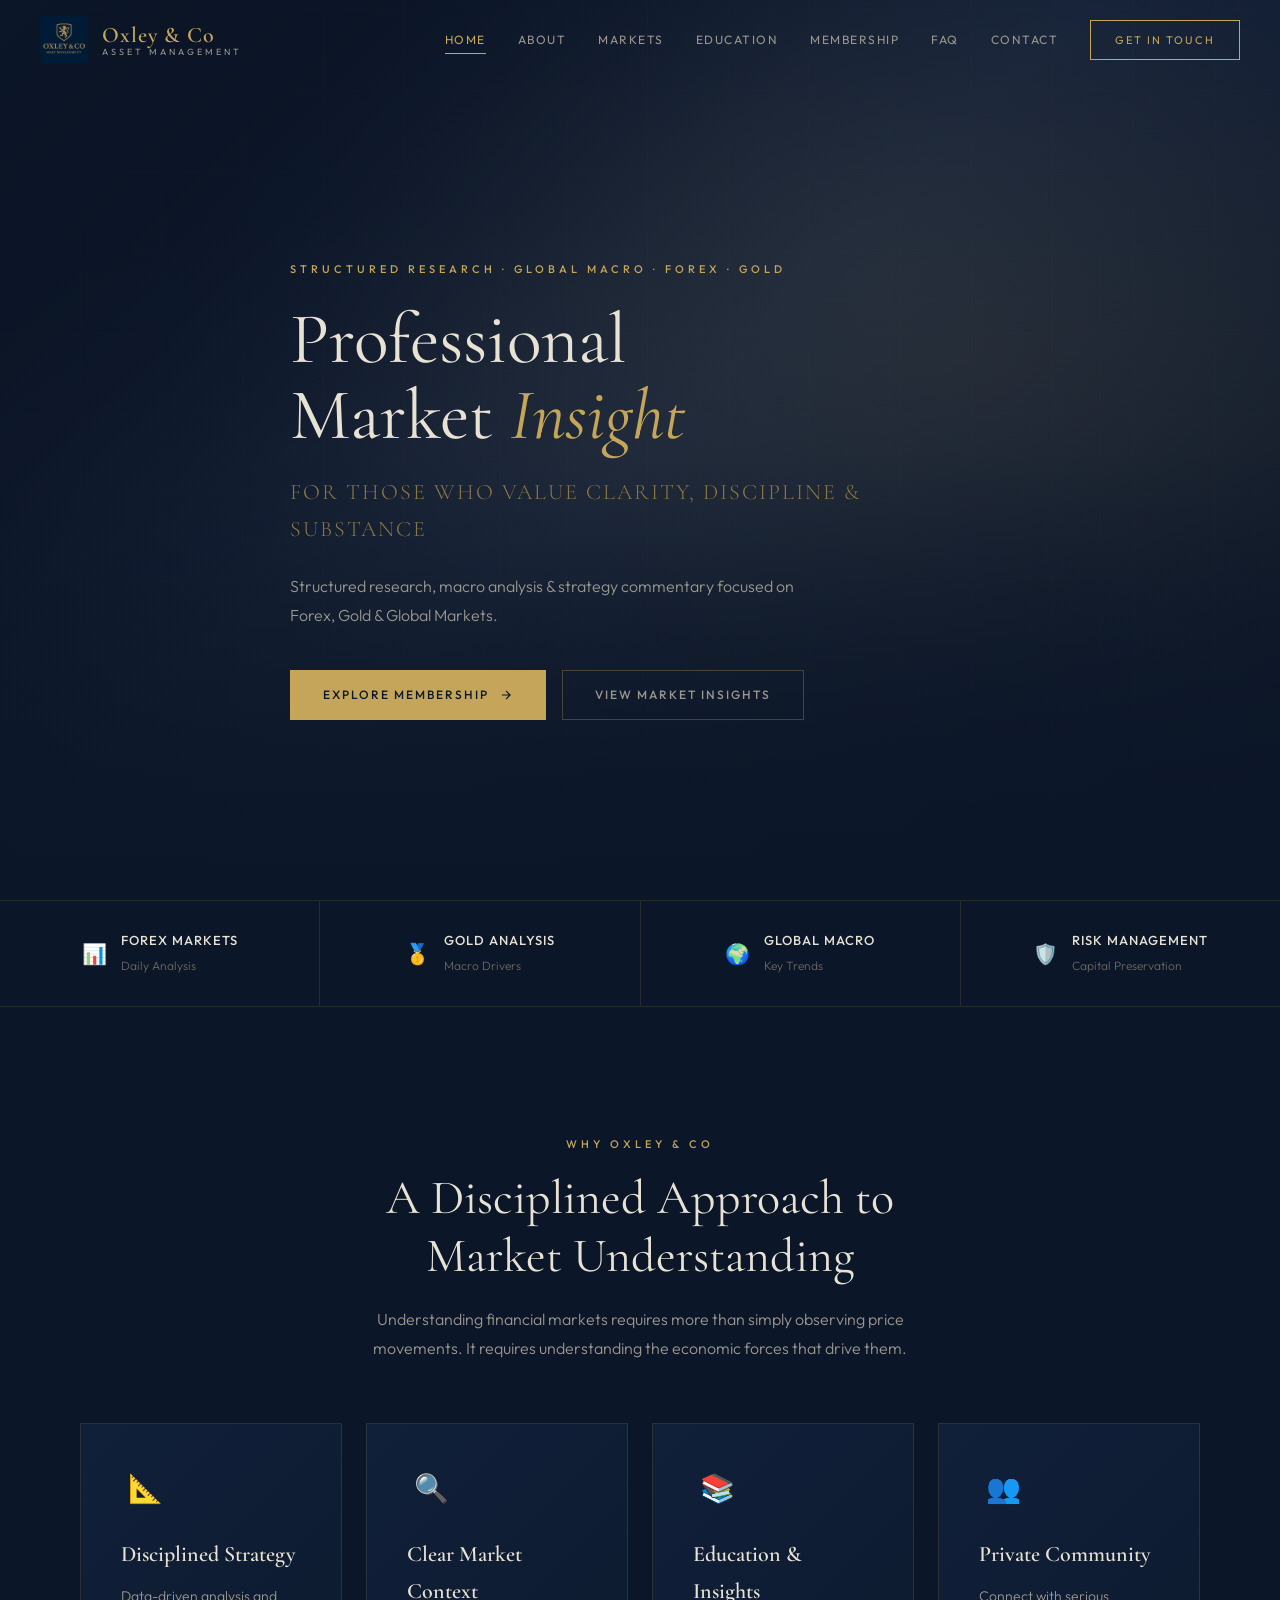
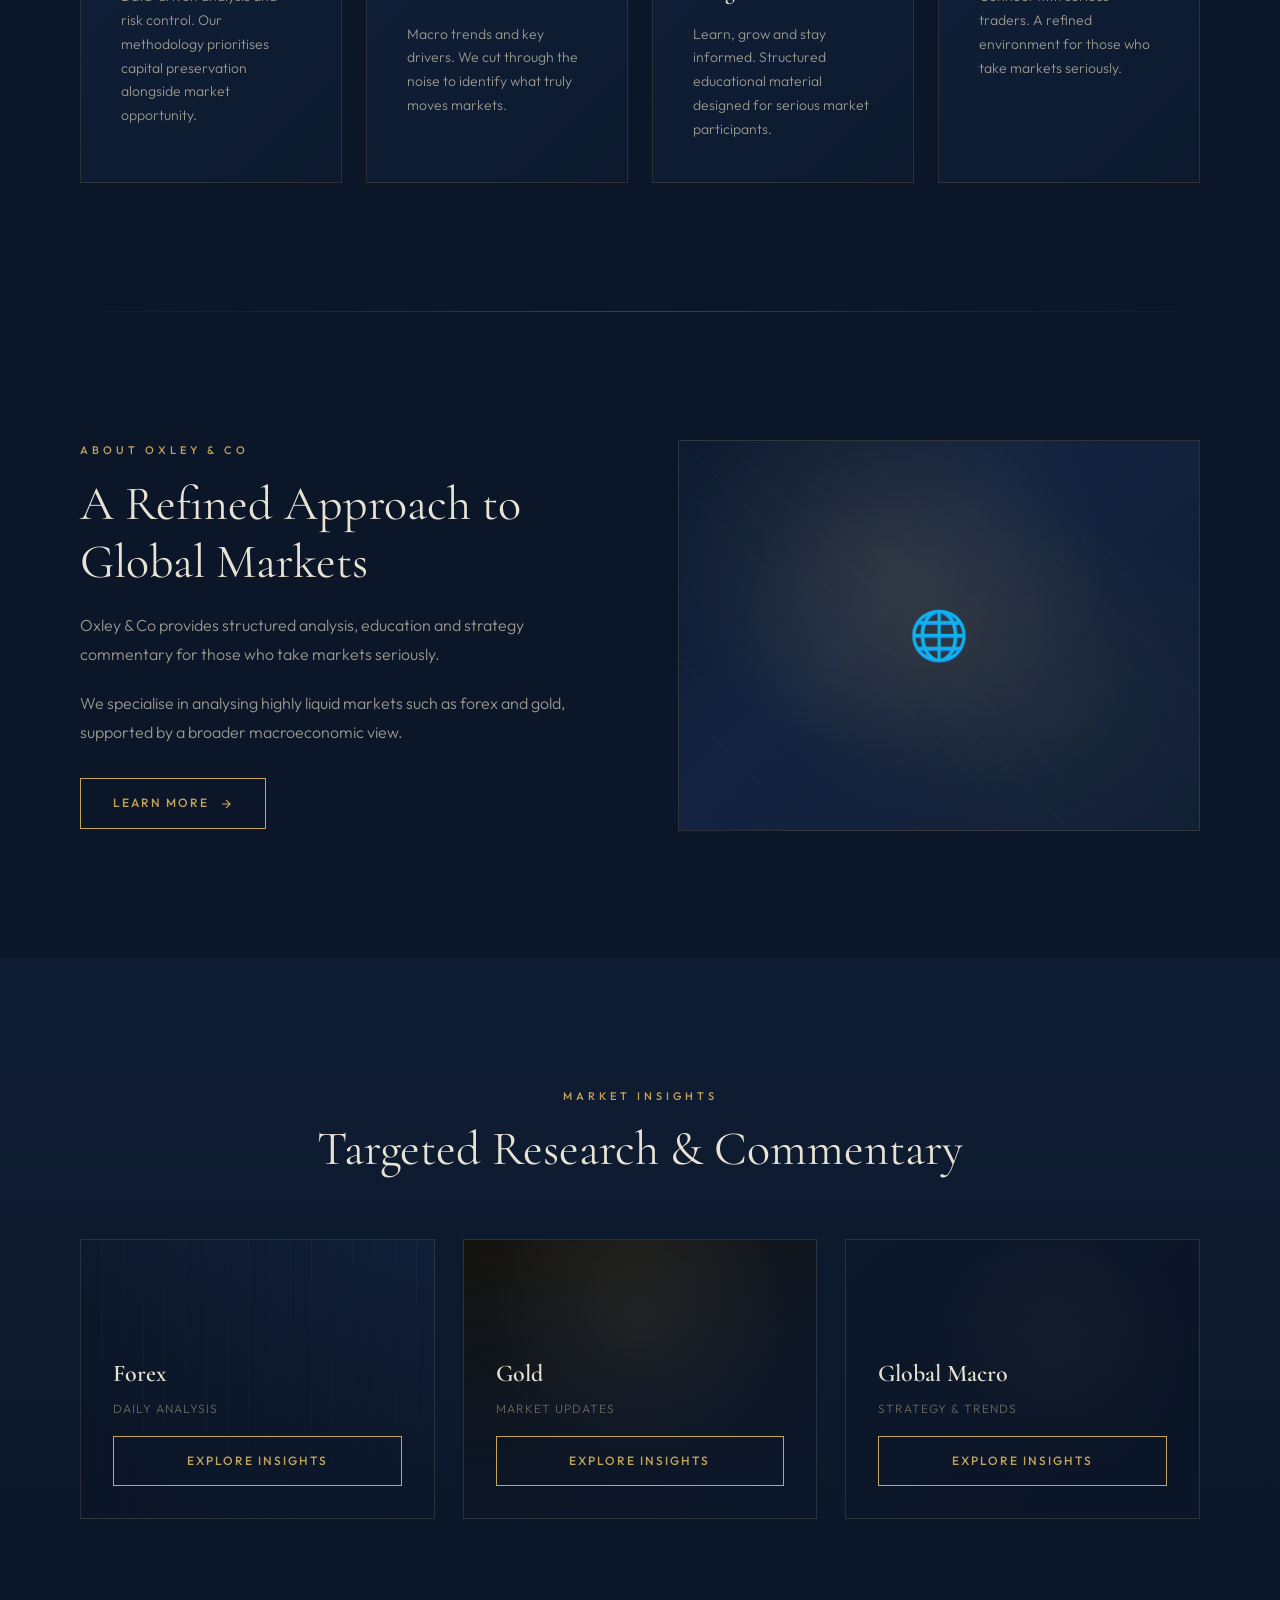
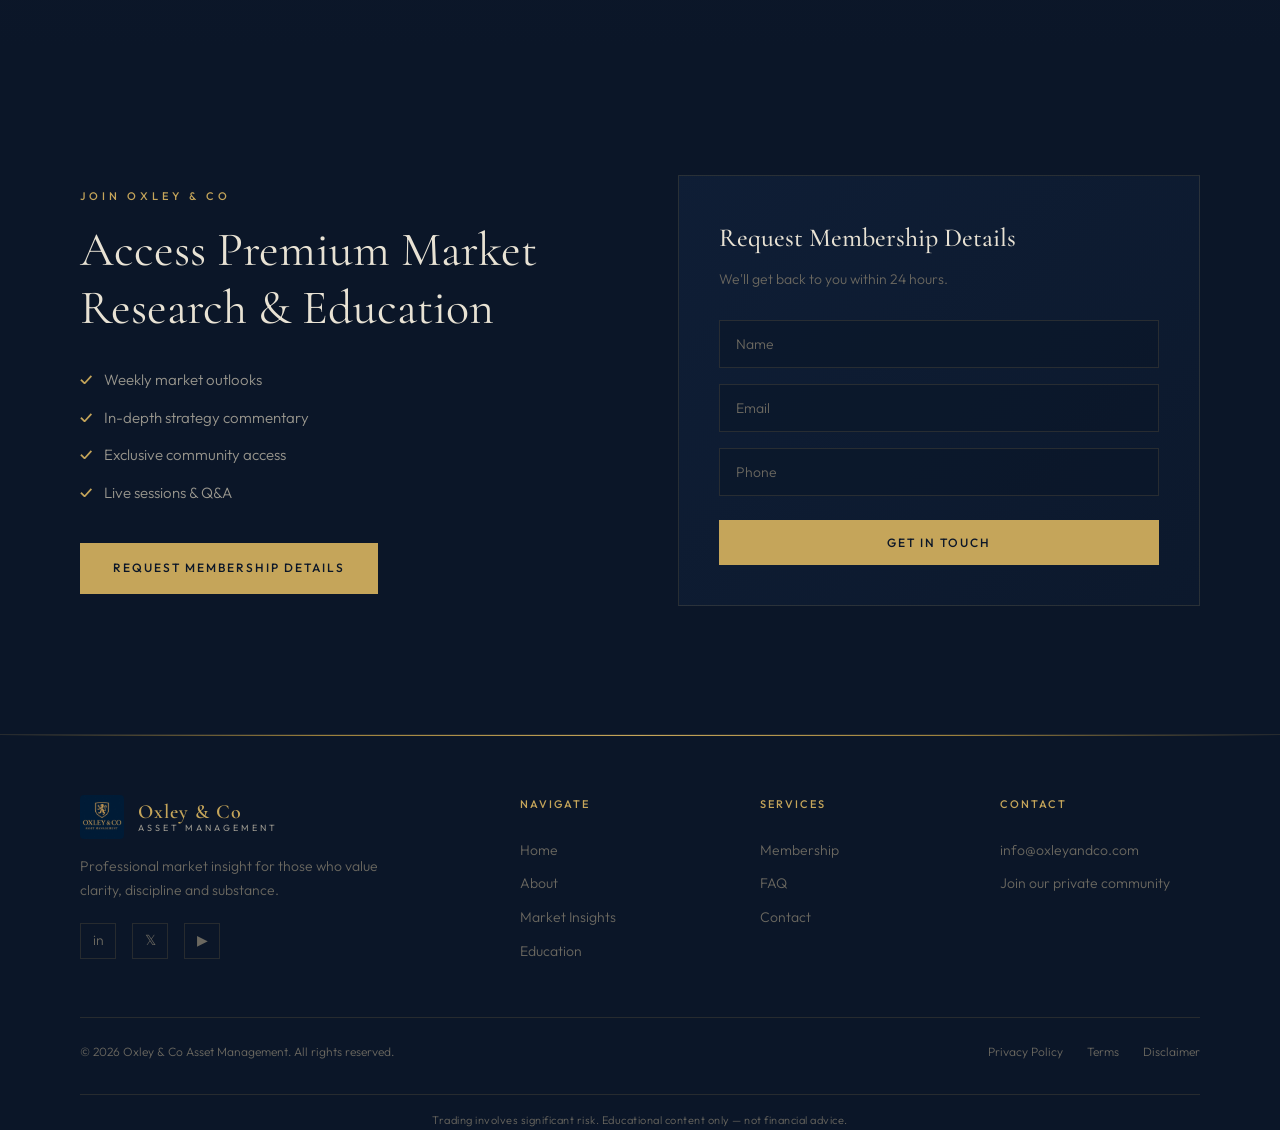
<file: index.html>
<!DOCTYPE html>
<html lang="en">
<head>
  <meta charset="UTF-8">
  <meta name="viewport" content="width=device-width, initial-scale=1.0">
  <title>Oxley & Co — Asset Management | Professional Market Insight</title>
  <meta name="description" content="Structured research, macro analysis & strategy commentary focused on Forex, Gold & Global Markets.">
  <link rel="stylesheet" href="styles.css">
  <link rel="icon" type="image/svg+xml" href="data:image/svg+xml,<svg xmlns='http://www.w3.org/2000/svg' viewBox='0 0 100 100'><text y='.9em' font-size='90'>🦁</text></svg>">
</head>
<body>

  <!-- NAVIGATION -->
  <nav class="nav">
    <div class="nav-inner">
      <a href="index.html" class="nav-logo">
        <img src="assets/images/logo.jpg" alt="Oxley & Co">
        <div class="nav-logo-text">
          <span class="nav-logo-name">Oxley & Co</span>
          <span class="nav-logo-sub">Asset Management</span>
        </div>
      </a>
      <div class="nav-links">
        <a href="index.html" class="active">Home</a>
        <a href="about.html">About</a>
        <a href="markets.html">Markets</a>
        <a href="education.html">Education</a>
        <a href="membership.html">Membership</a>
        <a href="faq.html">FAQ</a>
        <a href="contact.html">Contact</a>
        <a href="contact.html" class="nav-cta">Get in Touch</a>
      </div>
      <button class="nav-toggle" aria-label="Toggle menu">
        <span></span><span></span><span></span>
      </button>
    </div>
  </nav>

  <!-- HERO -->
  <section class="hero">
    <div class="hero-bg"></div>
    <div class="hero-particles">
      <div class="hero-orb"></div>
      <div class="hero-orb"></div>
      <div class="hero-orb"></div>
    </div>
    <div class="hero-grid"></div>
    <div class="container">
      <div class="hero-content">
        <p class="hero-label">Structured Research · Global Macro · Forex · Gold</p>
        <h1>Professional<br>Market <em>Insight</em></h1>
        <p class="hero-subtitle">For those who value clarity, discipline & substance</p>
        <p class="hero-desc">Structured research, macro analysis &amp; strategy commentary focused on Forex, Gold &amp; Global Markets.</p>
        <div class="hero-actions">
          <a href="membership.html" class="btn btn-filled">
            <span>Explore Membership</span>
            <svg xmlns="http://www.w3.org/2000/svg" viewBox="0 0 24 24" fill="none" stroke="currentColor" stroke-width="2"><path d="M5 12h14M12 5l7 7-7 7"/></svg>
          </a>
          <a href="markets.html" class="btn btn-ghost">
            <span>View Market Insights</span>
          </a>
        </div>
      </div>
    </div>
  </section>

  <!-- SERVICE PILLARS -->
  <div class="pillars">
    <div class="pillar">
      <div class="pillar-icon">📊</div>
      <div class="pillar-text">
        <h4>Forex Markets</h4>
        <span>Daily Analysis</span>
      </div>
    </div>
    <div class="pillar">
      <div class="pillar-icon">🥇</div>
      <div class="pillar-text">
        <h4>Gold Analysis</h4>
        <span>Macro Drivers</span>
      </div>
    </div>
    <div class="pillar">
      <div class="pillar-icon">🌍</div>
      <div class="pillar-text">
        <h4>Global Macro</h4>
        <span>Key Trends</span>
      </div>
    </div>
    <div class="pillar">
      <div class="pillar-icon">🛡️</div>
      <div class="pillar-text">
        <h4>Risk Management</h4>
        <span>Capital Preservation</span>
      </div>
    </div>
  </div>

  <!-- WHY OXLEY & CO -->
  <section class="section">
    <div class="container">
      <div class="section-header centered reveal">
        <p class="section-label">Why Oxley & Co</p>
        <h2 class="section-title">A Disciplined Approach to<br>Market Understanding</h2>
        <p class="section-desc">Understanding financial markets requires more than simply observing price movements. It requires understanding the economic forces that drive them.</p>
      </div>
      <div class="grid-4">
        <div class="card reveal reveal-delay-1">
          <div class="card-icon">📐</div>
          <h3>Disciplined Strategy</h3>
          <p>Data-driven analysis and risk control. Our methodology prioritises capital preservation alongside market opportunity.</p>
        </div>
        <div class="card reveal reveal-delay-2">
          <div class="card-icon">🔍</div>
          <h3>Clear Market Context</h3>
          <p>Macro trends and key drivers. We cut through the noise to identify what truly moves markets.</p>
        </div>
        <div class="card reveal reveal-delay-3">
          <div class="card-icon">📚</div>
          <h3>Education &amp; Insights</h3>
          <p>Learn, grow and stay informed. Structured educational material designed for serious market participants.</p>
        </div>
        <div class="card reveal reveal-delay-4">
          <div class="card-icon">👥</div>
          <h3>Private Community</h3>
          <p>Connect with serious traders. A refined environment for those who take markets seriously.</p>
        </div>
      </div>
    </div>
  </section>

  <hr class="section-divider">

  <!-- ABOUT PREVIEW -->
  <section class="section">
    <div class="container">
      <div class="split">
        <div class="reveal">
          <p class="section-label">About Oxley & Co</p>
          <h2 class="section-title">A Refined Approach to Global Markets</h2>
          <p class="section-desc" style="margin-bottom:20px;">Oxley &amp; Co provides structured analysis, education and strategy commentary for those who take markets seriously.</p>
          <p class="section-desc">We specialise in analysing highly liquid markets such as forex and gold, supported by a broader macroeconomic view.</p>
          <a href="about.html" class="btn" style="margin-top:32px;">
            <span>Learn More</span>
            <svg xmlns="http://www.w3.org/2000/svg" viewBox="0 0 24 24" fill="none" stroke="currentColor" stroke-width="2"><path d="M5 12h14M12 5l7 7-7 7"/></svg>
          </a>
        </div>
        <div class="img-placeholder reveal reveal-delay-2">🌐</div>
      </div>
    </div>
  </section>

  <!-- MARKET INSIGHTS -->
  <section class="section section-dark">
    <div class="container">
      <div class="section-header centered reveal">
        <p class="section-label">Market Insights</p>
        <h2 class="section-title">Targeted Research &amp; Commentary</h2>
      </div>
      <div class="grid-3">
        <div class="card insight-card reveal reveal-delay-1" data-type="forex">
          <div class="insight-card-bg"></div>
          <div class="insight-card-content">
            <h3>Forex</h3>
            <p class="sub">Daily Analysis</p>
            <a href="markets.html" class="btn" style="width:100%;justify-content:center;">
              <span>Explore Insights</span>
            </a>
          </div>
        </div>
        <div class="card insight-card reveal reveal-delay-2" data-type="gold">
          <div class="insight-card-bg"></div>
          <div class="insight-card-content">
            <h3>Gold</h3>
            <p class="sub">Market Updates</p>
            <a href="markets.html" class="btn" style="width:100%;justify-content:center;">
              <span>Explore Insights</span>
            </a>
          </div>
        </div>
        <div class="card insight-card reveal reveal-delay-3" data-type="macro">
          <div class="insight-card-bg"></div>
          <div class="insight-card-content">
            <h3>Global Macro</h3>
            <p class="sub">Strategy &amp; Trends</p>
            <a href="markets.html" class="btn" style="width:100%;justify-content:center;">
              <span>Explore Insights</span>
            </a>
          </div>
        </div>
      </div>
    </div>
  </section>

  <!-- MEMBERSHIP CTA -->
  <section class="section">
    <div class="container">
      <div class="split reveal">
        <div>
          <p class="section-label">Join Oxley & Co</p>
          <h2 class="section-title">Access Premium Market Research &amp; Education</h2>
          <ul class="check-list" style="margin-top:24px;">
            <li>Weekly market outlooks</li>
            <li>In-depth strategy commentary</li>
            <li>Exclusive community access</li>
            <li>Live sessions &amp; Q&A</li>
          </ul>
          <a href="membership.html" class="btn btn-filled" style="margin-top:32px;">
            <span>Request Membership Details</span>
          </a>
        </div>
        <div class="form-card reveal reveal-delay-2">
          <h3>Request Membership Details</h3>
          <p class="form-sub">We'll get back to you within 24 hours.</p>
          <form>
            <div class="form-group">
              <input type="text" placeholder="Name" required>
            </div>
            <div class="form-group">
              <input type="email" placeholder="Email" required>
            </div>
            <div class="form-group">
              <input type="tel" placeholder="Phone">
            </div>
            <button type="submit" class="btn btn-filled" style="width:100%;justify-content:center;margin-top:8px;">
              <span>Get in Touch</span>
            </button>
          </form>
        </div>
      </div>
    </div>
  </section>

  <!-- FOOTER -->
  <footer class="footer">
    <div class="container">
      <div class="footer-grid">
        <div class="footer-brand">
          <div class="nav-logo" style="pointer-events:none;">
            <img src="assets/images/logo.jpg" alt="Oxley & Co" style="height:44px;width:44px;border-radius:4px;object-fit:cover;">
            <div class="nav-logo-text">
              <span class="nav-logo-name" style="font-size:20px;">Oxley & Co</span>
              <span class="nav-logo-sub">Asset Management</span>
            </div>
          </div>
          <p>Professional market insight for those who value clarity, discipline and substance.</p>
          <div class="footer-social">
            <a href="#" aria-label="LinkedIn">in</a>
            <a href="#" aria-label="Twitter">𝕏</a>
            <a href="#" aria-label="YouTube">▶</a>
          </div>
        </div>
        <div class="footer-col">
          <h4>Navigate</h4>
          <a href="index.html">Home</a>
          <a href="about.html">About</a>
          <a href="markets.html">Market Insights</a>
          <a href="education.html">Education</a>
        </div>
        <div class="footer-col">
          <h4>Services</h4>
          <a href="membership.html">Membership</a>
          <a href="faq.html">FAQ</a>
          <a href="contact.html">Contact</a>
        </div>
        <div class="footer-col">
          <h4>Contact</h4>
          <a href="mailto:info@oxleyandco.com">info@oxleyandco.com</a>
          <a href="#">Join our private community</a>
        </div>
      </div>
      <div class="footer-bottom">
        <span class="footer-copy">&copy; 2026 Oxley & Co Asset Management. All rights reserved.</span>
        <div class="footer-bottom-links">
          <a href="#">Privacy Policy</a>
          <a href="#">Terms</a>
          <a href="#">Disclaimer</a>
        </div>
      </div>
      <p class="footer-disclaimer">Trading involves significant risk. Educational content only — not financial advice.</p>
    </div>
  </footer>

  <!-- SCROLL TO TOP -->
  <button class="scroll-top" aria-label="Scroll to top">
    <svg xmlns="http://www.w3.org/2000/svg" viewBox="0 0 24 24" fill="none" stroke-width="2"><path d="M12 19V5M5 12l7-7 7 7"/></svg>
  </button>

  <script src="main.js"></script>
</body>
</html>
</file>
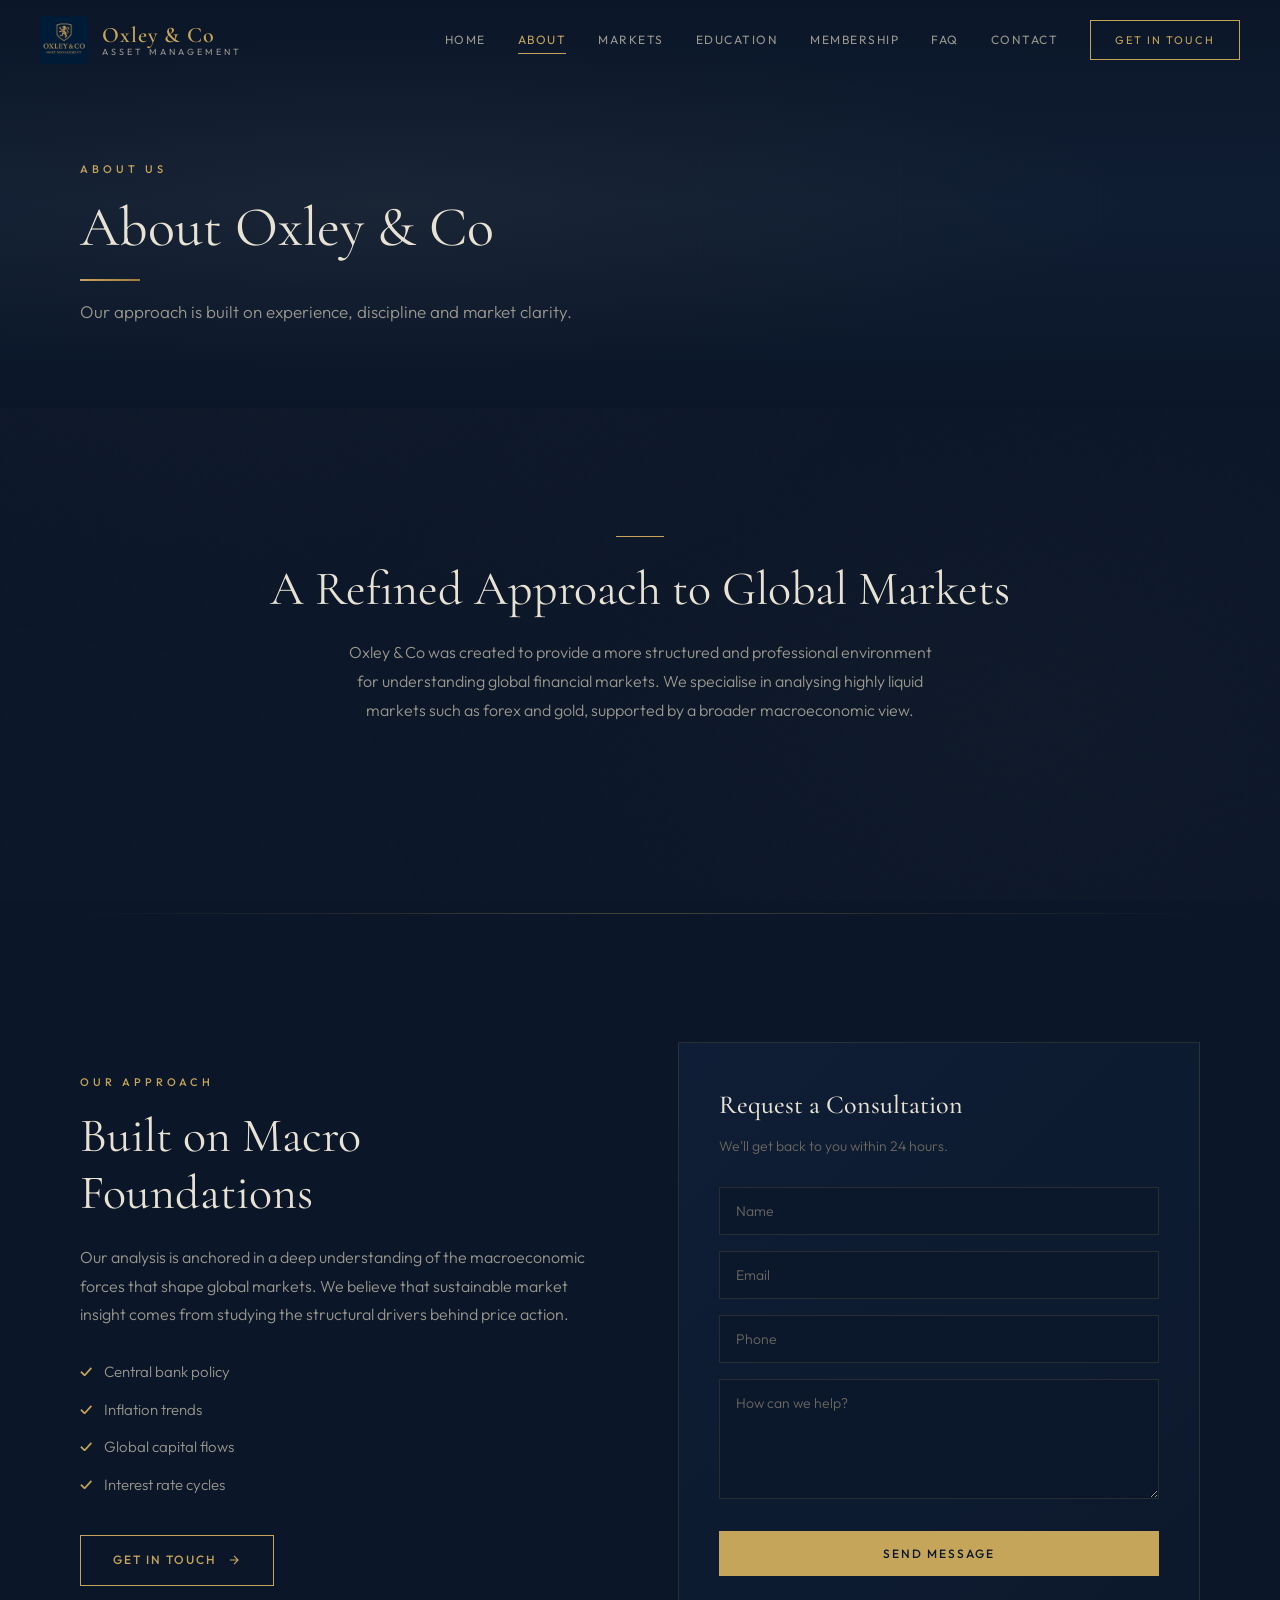
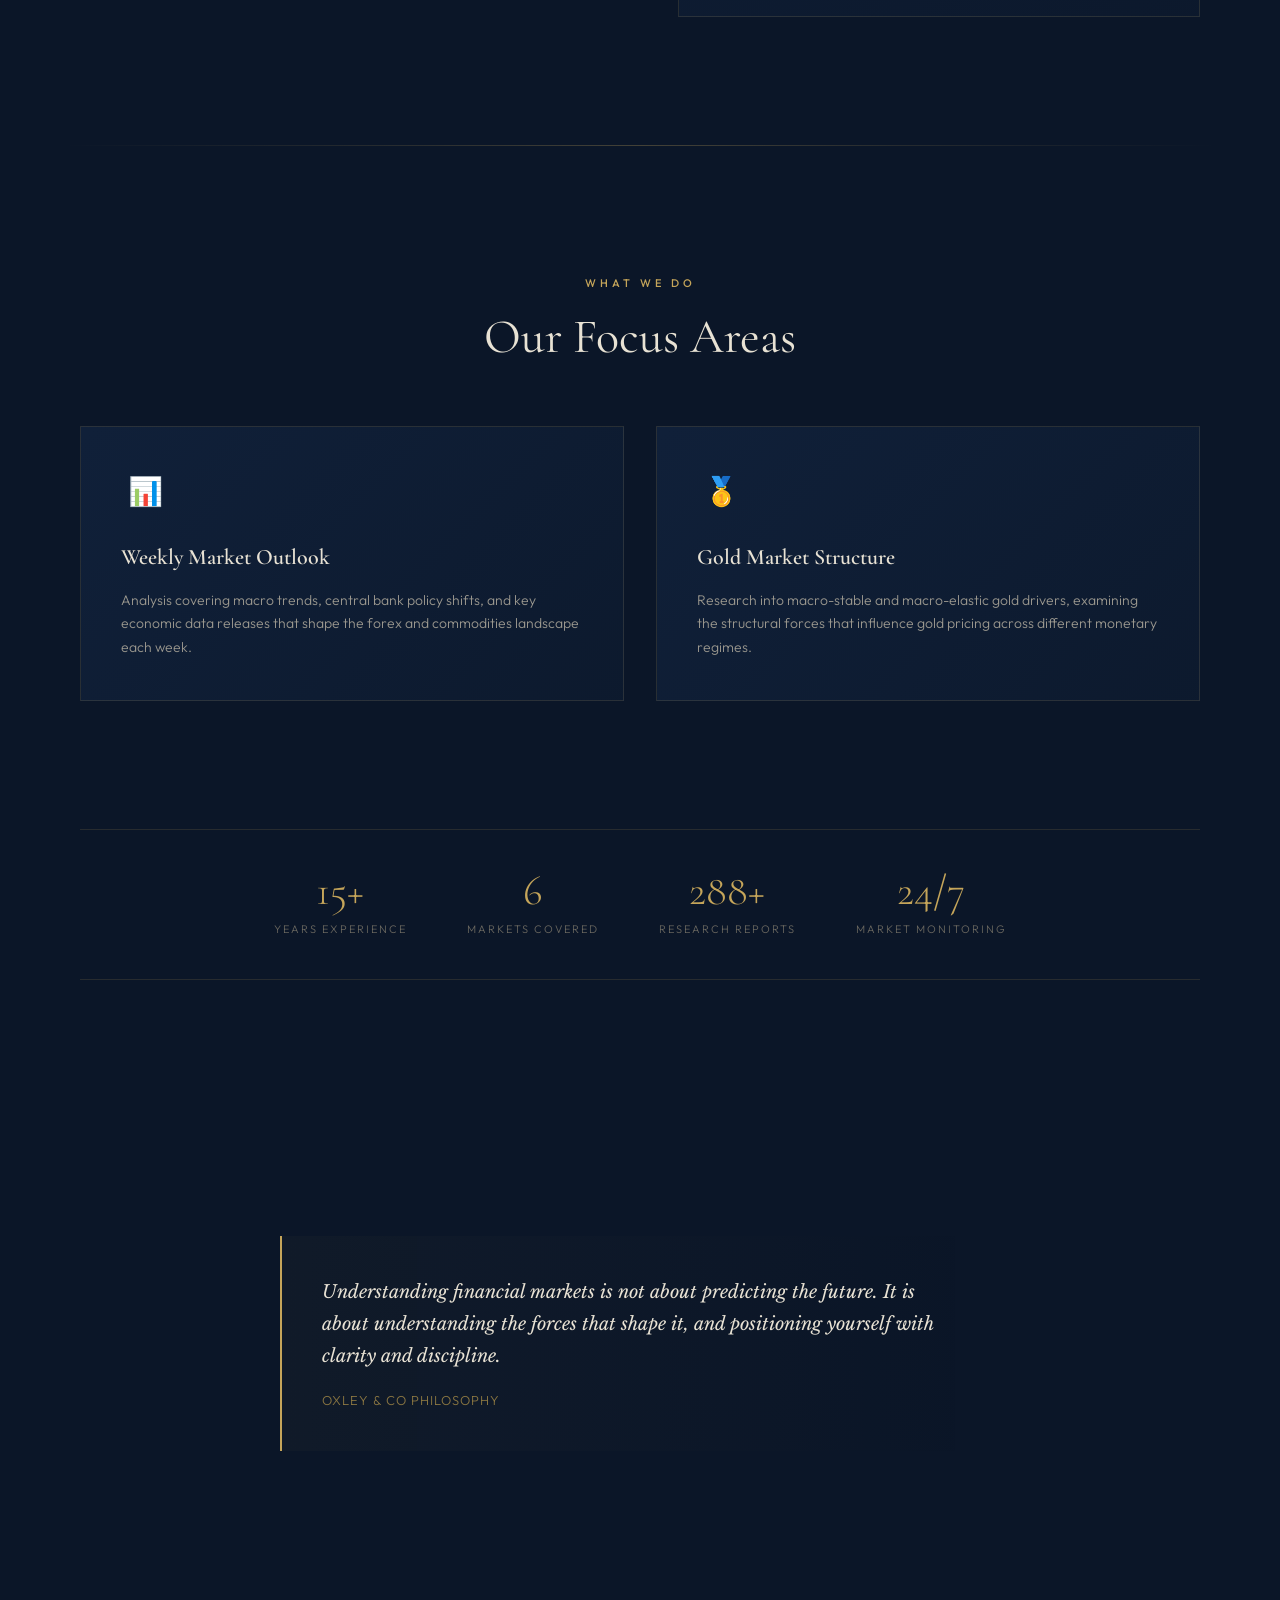
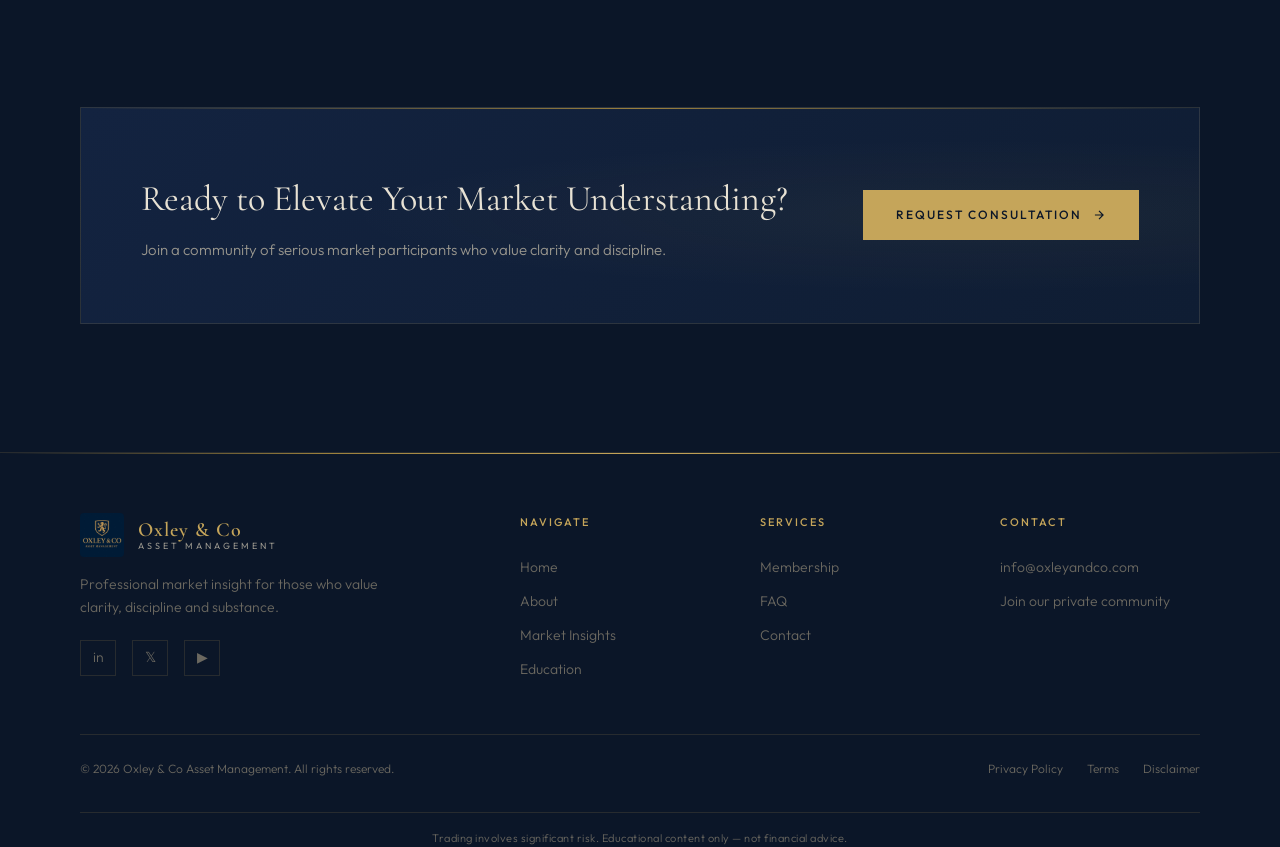
<file: about.html>
<!DOCTYPE html>
<html lang="en">
<head>
  <meta charset="UTF-8">
  <meta name="viewport" content="width=device-width, initial-scale=1.0">
  <title>About — Oxley & Co Asset Management</title>
  <meta name="description" content="Learn about Oxley & Co's disciplined approach to global market analysis, education and strategy commentary.">
  <link rel="stylesheet" href="styles.css">
  <link rel="icon" type="image/svg+xml" href="data:image/svg+xml,<svg xmlns='http://www.w3.org/2000/svg' viewBox='0 0 100 100'><text y='.9em' font-size='90'>🦁</text></svg>">
</head>
<body>

  <!-- NAVIGATION -->
  <nav class="nav">
    <div class="nav-inner">
      <a href="index.html" class="nav-logo">
        <img src="assets/images/logo.jpg" alt="Oxley & Co">
        <div class="nav-logo-text">
          <span class="nav-logo-name">Oxley & Co</span>
          <span class="nav-logo-sub">Asset Management</span>
        </div>
      </a>
      <div class="nav-links">
        <a href="index.html">Home</a>
        <a href="about.html" class="active">About</a>
        <a href="markets.html">Markets</a>
        <a href="education.html">Education</a>
        <a href="membership.html">Membership</a>
        <a href="faq.html">FAQ</a>
        <a href="contact.html">Contact</a>
        <a href="contact.html" class="nav-cta">Get in Touch</a>
      </div>
      <button class="nav-toggle" aria-label="Toggle menu">
        <span></span><span></span><span></span>
      </button>
    </div>
  </nav>

  <!-- PAGE HERO -->
  <section class="page-hero">
    <div class="page-hero-orb"></div>
    <div class="page-hero-orb"></div>
    <div class="container">
      <p class="section-label">About Us</p>
      <h1>About Oxley &amp; Co</h1>
      <p class="lead">Our approach is built on experience, discipline and market clarity.</p>
    </div>
  </section>

  <!-- A REFINED APPROACH -->
  <section class="section">
    <div class="container">
      <div class="section-header centered reveal">
        <div class="gold-line centered"></div>
        <h2 class="section-title">A Refined Approach to Global Markets</h2>
        <p class="section-desc">Oxley &amp; Co was created to provide a more structured and professional environment for understanding global financial markets. We specialise in analysing highly liquid markets such as forex and gold, supported by a broader macroeconomic view.</p>
      </div>
    </div>
  </section>

  <hr class="section-divider">

  <!-- OUR APPROACH + CONTACT FORM -->
  <section class="section">
    <div class="container">
      <div class="split">
        <div class="reveal">
          <p class="section-label">Our Approach</p>
          <h2 class="section-title">Built on Macro Foundations</h2>
          <p class="section-desc" style="margin-bottom:24px;">Our analysis is anchored in a deep understanding of the macroeconomic forces that shape global markets. We believe that sustainable market insight comes from studying the structural drivers behind price action.</p>
          <ul class="check-list" style="margin-top:24px;">
            <li>Central bank policy</li>
            <li>Inflation trends</li>
            <li>Global capital flows</li>
            <li>Interest rate cycles</li>
          </ul>
          <a href="contact.html" class="btn" style="margin-top:32px;">
            <span>Get in Touch</span>
            <svg xmlns="http://www.w3.org/2000/svg" viewBox="0 0 24 24" fill="none" stroke="currentColor" stroke-width="2"><path d="M5 12h14M12 5l7 7-7 7"/></svg>
          </a>
        </div>
        <div class="form-card reveal reveal-delay-2">
          <h3>Request a Consultation</h3>
          <p class="form-sub">We'll get back to you within 24 hours.</p>
          <form>
            <div class="form-group">
              <input type="text" placeholder="Name" required>
            </div>
            <div class="form-group">
              <input type="email" placeholder="Email" required>
            </div>
            <div class="form-group">
              <input type="tel" placeholder="Phone">
            </div>
            <div class="form-group">
              <textarea placeholder="How can we help?"></textarea>
            </div>
            <button type="submit" class="btn btn-filled" style="width:100%;justify-content:center;margin-top:8px;">
              <span>Send Message</span>
            </button>
          </form>
        </div>
      </div>
    </div>
  </section>

  <hr class="section-divider">

  <!-- OUR FOCUS AREAS -->
  <section class="section">
    <div class="container">
      <div class="section-header centered reveal">
        <p class="section-label">What We Do</p>
        <h2 class="section-title">Our Focus Areas</h2>
      </div>
      <div class="grid-2">
        <div class="card reveal reveal-delay-1">
          <div class="card-icon">📊</div>
          <h3>Weekly Market Outlook</h3>
          <p>Analysis covering macro trends, central bank policy shifts, and key economic data releases that shape the forex and commodities landscape each week.</p>
        </div>
        <div class="card reveal reveal-delay-2">
          <div class="card-icon">🥇</div>
          <h3>Gold Market Structure</h3>
          <p>Research into macro-stable and macro-elastic gold drivers, examining the structural forces that influence gold pricing across different monetary regimes.</p>
        </div>
      </div>
    </div>
  </section>

  <!-- STATS ROW -->
  <section class="section" style="padding-top:0;">
    <div class="container">
      <div class="stats-row reveal">
        <div class="stat">
          <div class="stat-num" data-count="15" data-suffix="+">0</div>
          <div class="stat-label">Years Experience</div>
        </div>
        <div class="stat">
          <div class="stat-num" data-count="6" data-suffix="">0</div>
          <div class="stat-label">Markets Covered</div>
        </div>
        <div class="stat">
          <div class="stat-num" data-count="500" data-suffix="+">0</div>
          <div class="stat-label">Research Reports</div>
        </div>
        <div class="stat">
          <div class="stat-num" data-count="24" data-suffix="/7">0</div>
          <div class="stat-label">Market Monitoring</div>
        </div>
      </div>
    </div>
  </section>

  <!-- PHILOSOPHY QUOTE -->
  <section class="section">
    <div class="container" style="max-width:800px;">
      <div class="quote-block reveal">
        <p>Understanding financial markets is not about predicting the future. It is about understanding the forces that shape it, and positioning yourself with clarity and discipline.</p>
        <cite>Oxley &amp; Co Philosophy</cite>
      </div>
    </div>
  </section>

  <!-- CTA BANNER -->
  <section class="section">
    <div class="container">
      <div class="cta-banner reveal">
        <div>
          <h3>Ready to Elevate Your Market Understanding?</h3>
          <p>Join a community of serious market participants who value clarity and discipline.</p>
        </div>
        <a href="contact.html" class="btn btn-filled">
          <span>Request Consultation</span>
          <svg xmlns="http://www.w3.org/2000/svg" viewBox="0 0 24 24" fill="none" stroke="currentColor" stroke-width="2"><path d="M5 12h14M12 5l7 7-7 7"/></svg>
        </a>
      </div>
    </div>
  </section>

  <!-- FOOTER -->
  <footer class="footer">
    <div class="container">
      <div class="footer-grid">
        <div class="footer-brand">
          <div class="nav-logo" style="pointer-events:none;">
            <img src="assets/images/logo.jpg" alt="Oxley & Co" style="height:44px;width:44px;border-radius:4px;object-fit:cover;">
            <div class="nav-logo-text">
              <span class="nav-logo-name" style="font-size:20px;">Oxley & Co</span>
              <span class="nav-logo-sub">Asset Management</span>
            </div>
          </div>
          <p>Professional market insight for those who value clarity, discipline and substance.</p>
          <div class="footer-social">
            <a href="#" aria-label="LinkedIn">in</a>
            <a href="#" aria-label="Twitter">𝕏</a>
            <a href="#" aria-label="YouTube">▶</a>
          </div>
        </div>
        <div class="footer-col">
          <h4>Navigate</h4>
          <a href="index.html">Home</a>
          <a href="about.html">About</a>
          <a href="markets.html">Market Insights</a>
          <a href="education.html">Education</a>
        </div>
        <div class="footer-col">
          <h4>Services</h4>
          <a href="membership.html">Membership</a>
          <a href="faq.html">FAQ</a>
          <a href="contact.html">Contact</a>
        </div>
        <div class="footer-col">
          <h4>Contact</h4>
          <a href="mailto:info@oxleyandco.com">info@oxleyandco.com</a>
          <a href="#">Join our private community</a>
        </div>
      </div>
      <div class="footer-bottom">
        <span class="footer-copy">&copy; 2026 Oxley & Co Asset Management. All rights reserved.</span>
        <div class="footer-bottom-links">
          <a href="#">Privacy Policy</a>
          <a href="#">Terms</a>
          <a href="#">Disclaimer</a>
        </div>
      </div>
      <p class="footer-disclaimer">Trading involves significant risk. Educational content only — not financial advice.</p>
    </div>
  </footer>

  <!-- SCROLL TO TOP -->
  <button class="scroll-top" aria-label="Scroll to top">
    <svg xmlns="http://www.w3.org/2000/svg" viewBox="0 0 24 24" fill="none" stroke-width="2"><path d="M12 19V5M5 12l7-7 7 7"/></svg>
  </button>

  <script src="main.js"></script>
</body>
</html>
</file>
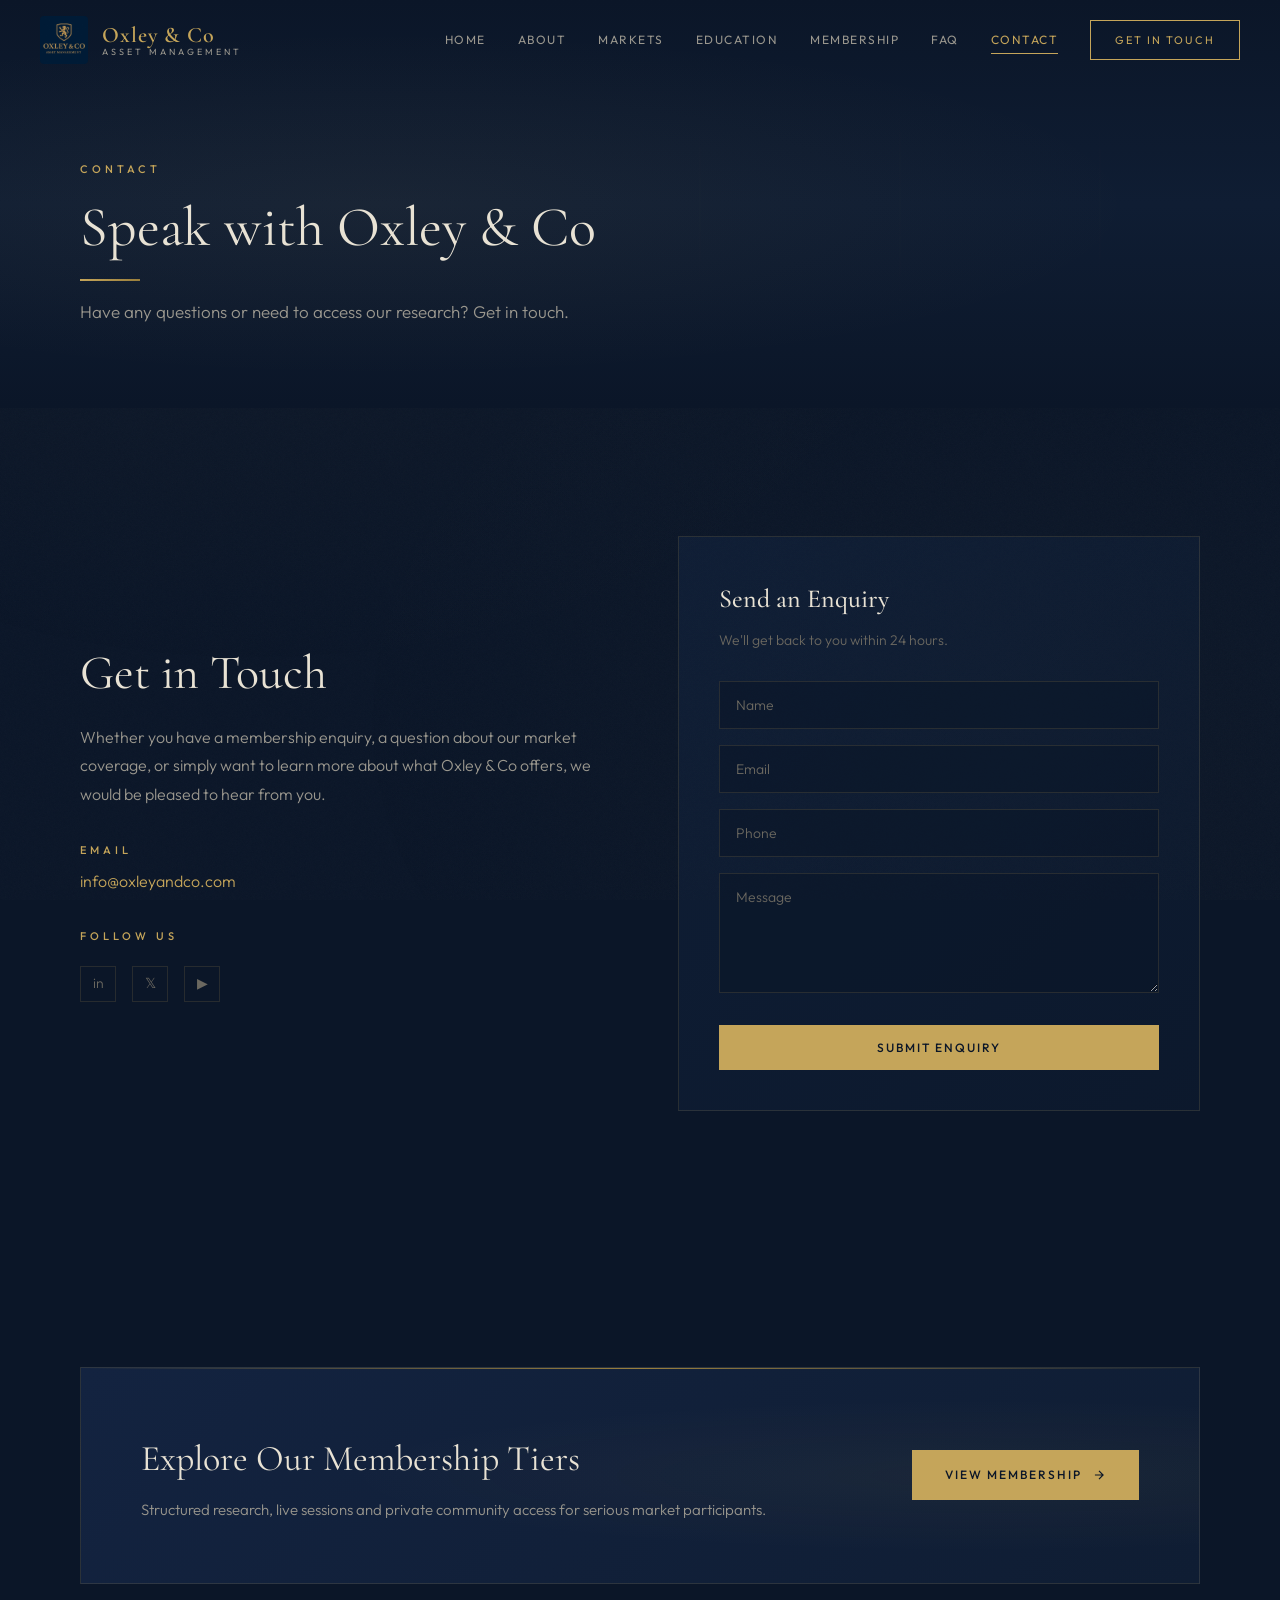
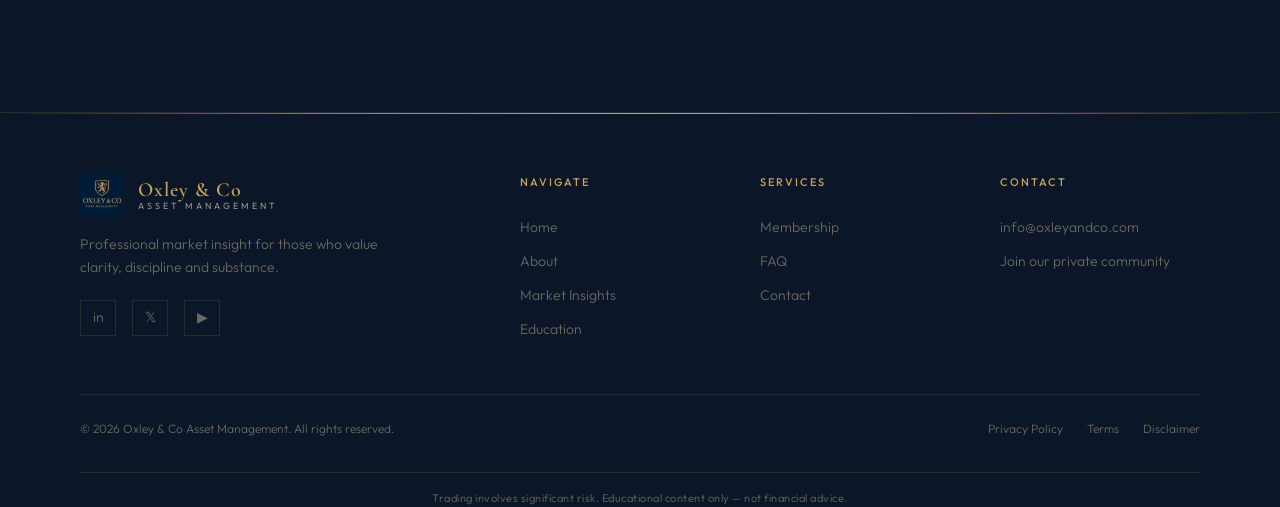
<file: contact.html>
<!DOCTYPE html>
<html lang="en">
<head>
  <meta charset="UTF-8">
  <meta name="viewport" content="width=device-width, initial-scale=1.0">
  <title>Contact — Oxley & Co Asset Management</title>
  <meta name="description" content="Get in touch with Oxley & Co for membership enquiries, market questions, and general information.">
  <link rel="stylesheet" href="styles.css">
  <link rel="icon" type="image/svg+xml" href="data:image/svg+xml,<svg xmlns='http://www.w3.org/2000/svg' viewBox='0 0 100 100'><text y='.9em' font-size='90'>🦁</text></svg>">
</head>
<body>

  <!-- NAVIGATION -->
  <nav class="nav">
    <div class="nav-inner">
      <a href="index.html" class="nav-logo">
        <img src="assets/images/logo.jpg" alt="Oxley & Co">
        <div class="nav-logo-text">
          <span class="nav-logo-name">Oxley & Co</span>
          <span class="nav-logo-sub">Asset Management</span>
        </div>
      </a>
      <div class="nav-links">
        <a href="index.html">Home</a>
        <a href="about.html">About</a>
        <a href="markets.html">Markets</a>
        <a href="education.html">Education</a>
        <a href="membership.html">Membership</a>
        <a href="faq.html">FAQ</a>
        <a href="contact.html" class="active">Contact</a>
        <a href="contact.html" class="nav-cta">Get in Touch</a>
      </div>
      <button class="nav-toggle" aria-label="Toggle menu">
        <span></span><span></span><span></span>
      </button>
    </div>
  </nav>

  <!-- PAGE HERO -->
  <section class="page-hero">
    <div class="page-hero-orb"></div>
    <div class="page-hero-orb"></div>
    <div class="container">
      <p class="section-label">Contact</p>
      <h1>Speak with Oxley &amp; Co</h1>
      <p class="lead">Have any questions or need to access our research? Get in touch.</p>
    </div>
  </section>

  <!-- CONTACT SPLIT -->
  <section class="section">
    <div class="container">
      <div class="split reveal">

        <!-- Left: Contact Info -->
        <div>
          <h2 class="section-title">Get in Touch</h2>
          <p class="section-desc" style="margin-bottom:32px;">Whether you have a membership enquiry, a question about our market coverage, or simply want to learn more about what Oxley &amp; Co offers, we would be pleased to hear from you.</p>

          <div style="margin-bottom:32px;">
            <p class="section-label" style="margin-bottom:8px;">Email</p>
            <a href="mailto:info@oxleyandco.com" style="font-size:16px;color:var(--gold);transition:opacity 0.3s ease;">info@oxleyandco.com</a>
          </div>

          <div>
            <p class="section-label" style="margin-bottom:12px;">Follow Us</p>
            <div class="footer-social">
              <a href="#" aria-label="LinkedIn">in</a>
              <a href="#" aria-label="Twitter">&#x1D54F;</a>
              <a href="#" aria-label="YouTube">&#9654;</a>
            </div>
          </div>
        </div>

        <!-- Right: Contact Form -->
        <div class="form-card reveal reveal-delay-2">
          <h3>Send an Enquiry</h3>
          <p class="form-sub">We'll get back to you within 24 hours.</p>
          <form>
            <div class="form-group">
              <input type="text" placeholder="Name" required>
            </div>
            <div class="form-group">
              <input type="email" placeholder="Email" required>
            </div>
            <div class="form-group">
              <input type="tel" placeholder="Phone">
            </div>
            <div class="form-group">
              <textarea placeholder="Message" rows="5"></textarea>
            </div>
            <button type="submit" class="btn btn-filled" style="width:100%;justify-content:center;margin-top:8px;">
              <span>Submit Enquiry</span>
            </button>
          </form>
        </div>

      </div>
    </div>
  </section>

  <!-- CTA BANNER -->
  <section class="section">
    <div class="container">
      <div class="cta-banner reveal">
        <div>
          <h3>Explore Our Membership Tiers</h3>
          <p>Structured research, live sessions and private community access for serious market participants.</p>
        </div>
        <a href="membership.html" class="btn btn-filled">
          <span>View Membership</span>
          <svg xmlns="http://www.w3.org/2000/svg" viewBox="0 0 24 24" fill="none" stroke="currentColor" stroke-width="2"><path d="M5 12h14M12 5l7 7-7 7"/></svg>
        </a>
      </div>
    </div>
  </section>

  <!-- FOOTER -->
  <footer class="footer">
    <div class="container">
      <div class="footer-grid">
        <div class="footer-brand">
          <div class="nav-logo" style="pointer-events:none;">
            <img src="assets/images/logo.jpg" alt="Oxley & Co" style="height:44px;width:44px;border-radius:4px;object-fit:cover;">
            <div class="nav-logo-text">
              <span class="nav-logo-name" style="font-size:20px;">Oxley & Co</span>
              <span class="nav-logo-sub">Asset Management</span>
            </div>
          </div>
          <p>Professional market insight for those who value clarity, discipline and substance.</p>
          <div class="footer-social">
            <a href="#" aria-label="LinkedIn">in</a>
            <a href="#" aria-label="Twitter">&#x1D54F;</a>
            <a href="#" aria-label="YouTube">&#9654;</a>
          </div>
        </div>
        <div class="footer-col">
          <h4>Navigate</h4>
          <a href="index.html">Home</a>
          <a href="about.html">About</a>
          <a href="markets.html">Market Insights</a>
          <a href="education.html">Education</a>
        </div>
        <div class="footer-col">
          <h4>Services</h4>
          <a href="membership.html">Membership</a>
          <a href="faq.html">FAQ</a>
          <a href="contact.html">Contact</a>
        </div>
        <div class="footer-col">
          <h4>Contact</h4>
          <a href="mailto:info@oxleyandco.com">info@oxleyandco.com</a>
          <a href="#">Join our private community</a>
        </div>
      </div>
      <div class="footer-bottom">
        <span class="footer-copy">&copy; 2026 Oxley & Co Asset Management. All rights reserved.</span>
        <div class="footer-bottom-links">
          <a href="#">Privacy Policy</a>
          <a href="#">Terms</a>
          <a href="#">Disclaimer</a>
        </div>
      </div>
      <p class="footer-disclaimer">Trading involves significant risk. Educational content only — not financial advice.</p>
    </div>
  </footer>

  <!-- SCROLL TO TOP -->
  <button class="scroll-top" aria-label="Scroll to top">
    <svg xmlns="http://www.w3.org/2000/svg" viewBox="0 0 24 24" fill="none" stroke-width="2"><path d="M12 19V5M5 12l7-7 7 7"/></svg>
  </button>

  <script src="main.js"></script>
</body>
</html>
</file>
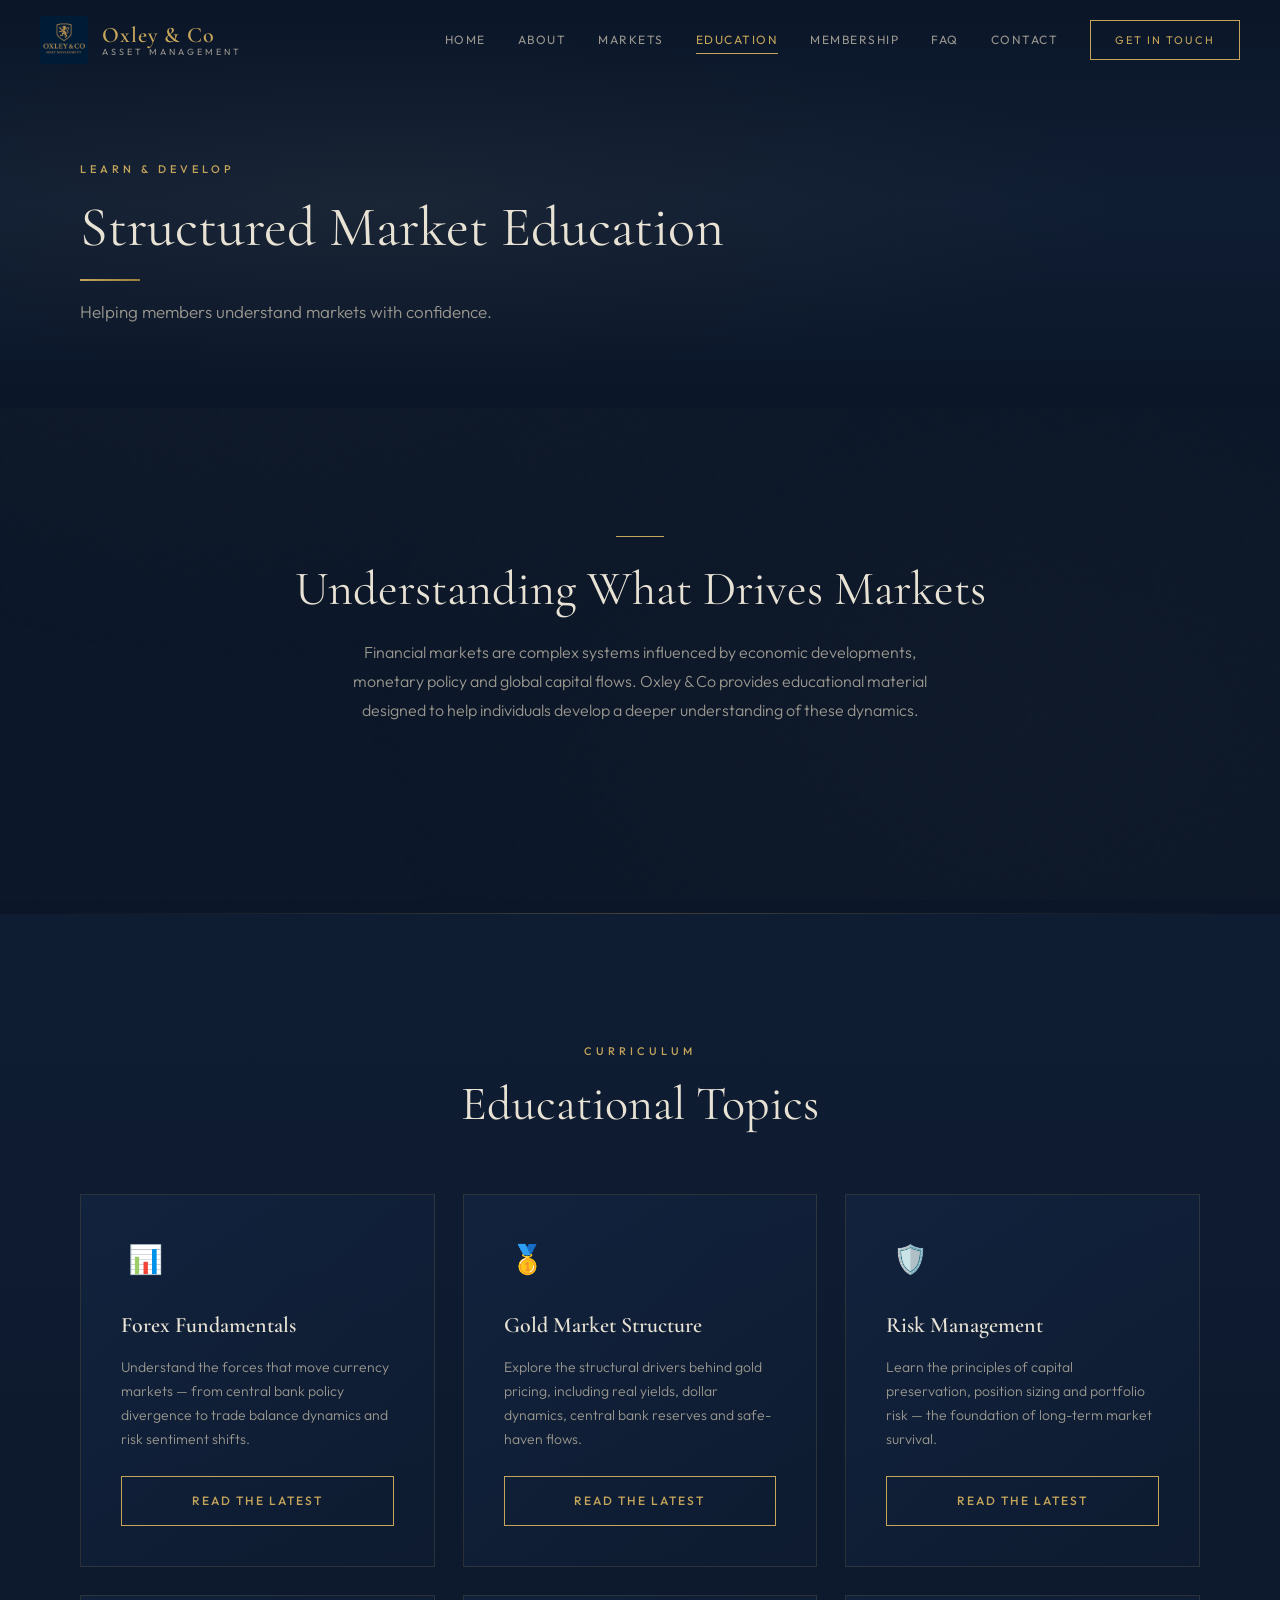
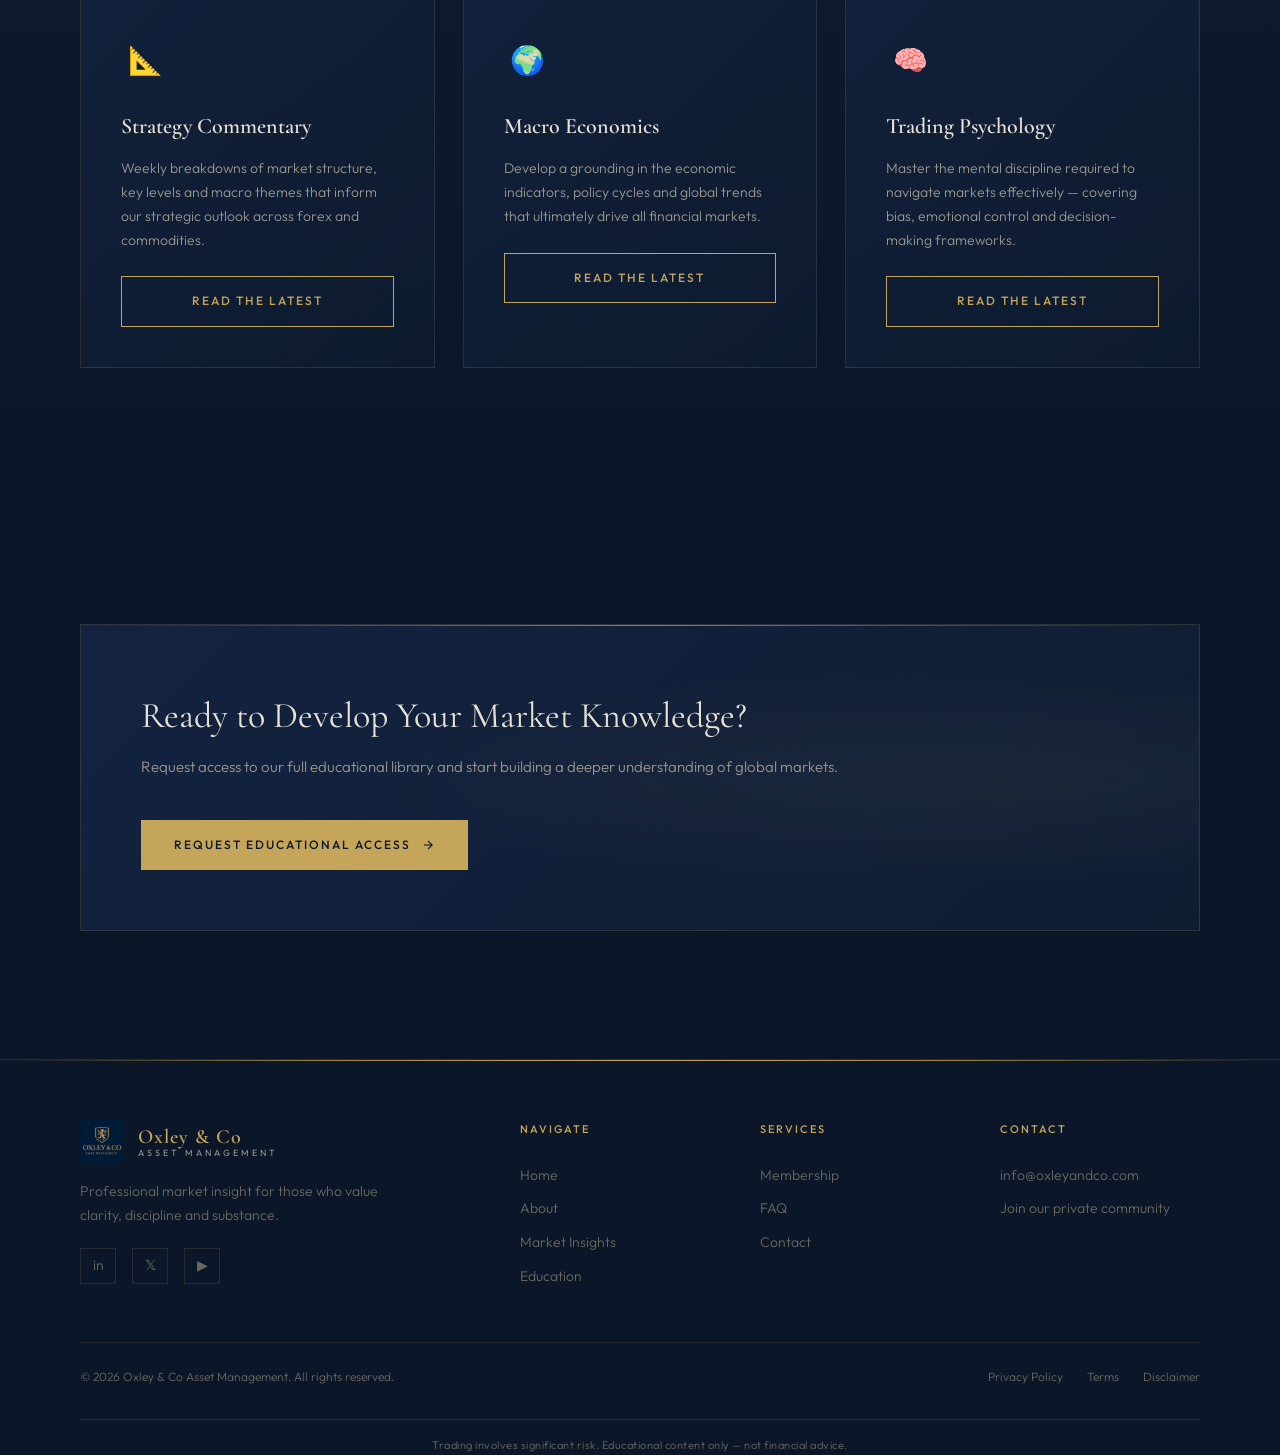
<file: education.html>
<!DOCTYPE html>
<html lang="en">
<head>
  <meta charset="UTF-8">
  <meta name="viewport" content="width=device-width, initial-scale=1.0">
  <title>Education — Oxley & Co Asset Management</title>
  <meta name="description" content="Structured market education from Oxley & Co. Build confidence in understanding Forex, Gold, Macro Economics and more.">
  <link rel="stylesheet" href="styles.css">
  <link rel="icon" type="image/svg+xml" href="data:image/svg+xml,<svg xmlns='http://www.w3.org/2000/svg' viewBox='0 0 100 100'><text y='.9em' font-size='90'>🦁</text></svg>">
</head>
<body>

  <!-- NAVIGATION -->
  <nav class="nav">
    <div class="nav-inner">
      <a href="index.html" class="nav-logo">
        <img src="assets/images/logo.jpg" alt="Oxley & Co">
        <div class="nav-logo-text">
          <span class="nav-logo-name">Oxley & Co</span>
          <span class="nav-logo-sub">Asset Management</span>
        </div>
      </a>
      <div class="nav-links">
        <a href="index.html">Home</a>
        <a href="about.html">About</a>
        <a href="markets.html">Markets</a>
        <a href="education.html" class="active">Education</a>
        <a href="membership.html">Membership</a>
        <a href="faq.html">FAQ</a>
        <a href="contact.html">Contact</a>
        <a href="contact.html" class="nav-cta">Get in Touch</a>
      </div>
      <button class="nav-toggle" aria-label="Toggle menu">
        <span></span><span></span><span></span>
      </button>
    </div>
  </nav>

  <!-- PAGE HERO -->
  <section class="page-hero">
    <div class="page-hero-orb"></div>
    <div class="page-hero-orb"></div>
    <div class="container">
      <p class="section-label">Learn &amp; Develop</p>
      <h1>Structured Market Education</h1>
      <p class="lead">Helping members understand markets with confidence.</p>
    </div>
  </section>

  <!-- INTRO SECTION -->
  <section class="section">
    <div class="container">
      <div class="section-header centered reveal">
        <div class="gold-line centered"></div>
        <h2 class="section-title">Understanding What Drives Markets</h2>
        <p class="section-desc">Financial markets are complex systems influenced by economic developments, monetary policy and global capital flows. Oxley &amp; Co provides educational material designed to help individuals develop a deeper understanding of these dynamics.</p>
      </div>
    </div>
  </section>

  <hr class="section-divider">

  <!-- TOPIC CARDS -->
  <section class="section section-dark">
    <div class="container">
      <div class="section-header centered reveal">
        <p class="section-label">Curriculum</p>
        <h2 class="section-title">Educational Topics</h2>
      </div>
      <div class="grid-3">
        <div class="card reveal reveal-delay-1">
          <div class="card-icon">📊</div>
          <h3>Forex Fundamentals</h3>
          <p>Understand the forces that move currency markets — from central bank policy divergence to trade balance dynamics and risk sentiment shifts.</p>
          <a href="markets.html" class="btn" style="margin-top:24px;width:100%;justify-content:center;">
            <span>Read the Latest</span>
          </a>
        </div>
        <div class="card reveal reveal-delay-2">
          <div class="card-icon">🥇</div>
          <h3>Gold Market Structure</h3>
          <p>Explore the structural drivers behind gold pricing, including real yields, dollar dynamics, central bank reserves and safe-haven flows.</p>
          <a href="markets.html" class="btn" style="margin-top:24px;width:100%;justify-content:center;">
            <span>Read the Latest</span>
          </a>
        </div>
        <div class="card reveal reveal-delay-3">
          <div class="card-icon">🛡️</div>
          <h3>Risk Management</h3>
          <p>Learn the principles of capital preservation, position sizing and portfolio risk — the foundation of long-term market survival.</p>
          <a href="#" class="btn" style="margin-top:24px;width:100%;justify-content:center;">
            <span>Read the Latest</span>
          </a>
        </div>
        <div class="card reveal reveal-delay-1">
          <div class="card-icon">📐</div>
          <h3>Strategy Commentary</h3>
          <p>Weekly breakdowns of market structure, key levels and macro themes that inform our strategic outlook across forex and commodities.</p>
          <a href="markets.html" class="btn" style="margin-top:24px;width:100%;justify-content:center;">
            <span>Read the Latest</span>
          </a>
        </div>
        <div class="card reveal reveal-delay-2">
          <div class="card-icon">🌍</div>
          <h3>Macro Economics</h3>
          <p>Develop a grounding in the economic indicators, policy cycles and global trends that ultimately drive all financial markets.</p>
          <a href="markets.html" class="btn" style="margin-top:24px;width:100%;justify-content:center;">
            <span>Read the Latest</span>
          </a>
        </div>
        <div class="card reveal reveal-delay-3">
          <div class="card-icon">🧠</div>
          <h3>Trading Psychology</h3>
          <p>Master the mental discipline required to navigate markets effectively — covering bias, emotional control and decision-making frameworks.</p>
          <a href="#" class="btn" style="margin-top:24px;width:100%;justify-content:center;">
            <span>Read the Latest</span>
          </a>
        </div>
      </div>
    </div>
  </section>

  <!-- CTA BANNER -->
  <section class="section">
    <div class="container">
      <div class="cta-banner reveal">
        <div>
          <h3>Ready to Develop Your Market Knowledge?</h3>
          <p>Request access to our full educational library and start building a deeper understanding of global markets.</p>
        </div>
        <a href="contact.html" class="btn btn-filled">
          <span>Request Educational Access</span>
          <svg xmlns="http://www.w3.org/2000/svg" viewBox="0 0 24 24" fill="none" stroke="currentColor" stroke-width="2"><path d="M5 12h14M12 5l7 7-7 7"/></svg>
        </a>
      </div>
    </div>
  </section>

  <!-- FOOTER -->
  <footer class="footer">
    <div class="container">
      <div class="footer-grid">
        <div class="footer-brand">
          <div class="nav-logo" style="pointer-events:none;">
            <img src="assets/images/logo.jpg" alt="Oxley & Co" style="height:44px;width:44px;border-radius:4px;object-fit:cover;">
            <div class="nav-logo-text">
              <span class="nav-logo-name" style="font-size:20px;">Oxley & Co</span>
              <span class="nav-logo-sub">Asset Management</span>
            </div>
          </div>
          <p>Professional market insight for those who value clarity, discipline and substance.</p>
          <div class="footer-social">
            <a href="#" aria-label="LinkedIn">in</a>
            <a href="#" aria-label="Twitter">𝕏</a>
            <a href="#" aria-label="YouTube">▶</a>
          </div>
        </div>
        <div class="footer-col">
          <h4>Navigate</h4>
          <a href="index.html">Home</a>
          <a href="about.html">About</a>
          <a href="markets.html">Market Insights</a>
          <a href="education.html">Education</a>
        </div>
        <div class="footer-col">
          <h4>Services</h4>
          <a href="membership.html">Membership</a>
          <a href="faq.html">FAQ</a>
          <a href="contact.html">Contact</a>
        </div>
        <div class="footer-col">
          <h4>Contact</h4>
          <a href="mailto:info@oxleyandco.com">info@oxleyandco.com</a>
          <a href="#">Join our private community</a>
        </div>
      </div>
      <div class="footer-bottom">
        <span class="footer-copy">&copy; 2026 Oxley & Co Asset Management. All rights reserved.</span>
        <div class="footer-bottom-links">
          <a href="#">Privacy Policy</a>
          <a href="#">Terms</a>
          <a href="#">Disclaimer</a>
        </div>
      </div>
      <p class="footer-disclaimer">Trading involves significant risk. Educational content only — not financial advice.</p>
    </div>
  </footer>

  <!-- SCROLL TO TOP -->
  <button class="scroll-top" aria-label="Scroll to top">
    <svg xmlns="http://www.w3.org/2000/svg" viewBox="0 0 24 24" fill="none" stroke-width="2"><path d="M12 19V5M5 12l7-7 7 7"/></svg>
  </button>

  <script src="main.js"></script>
</body>
</html>
</file>
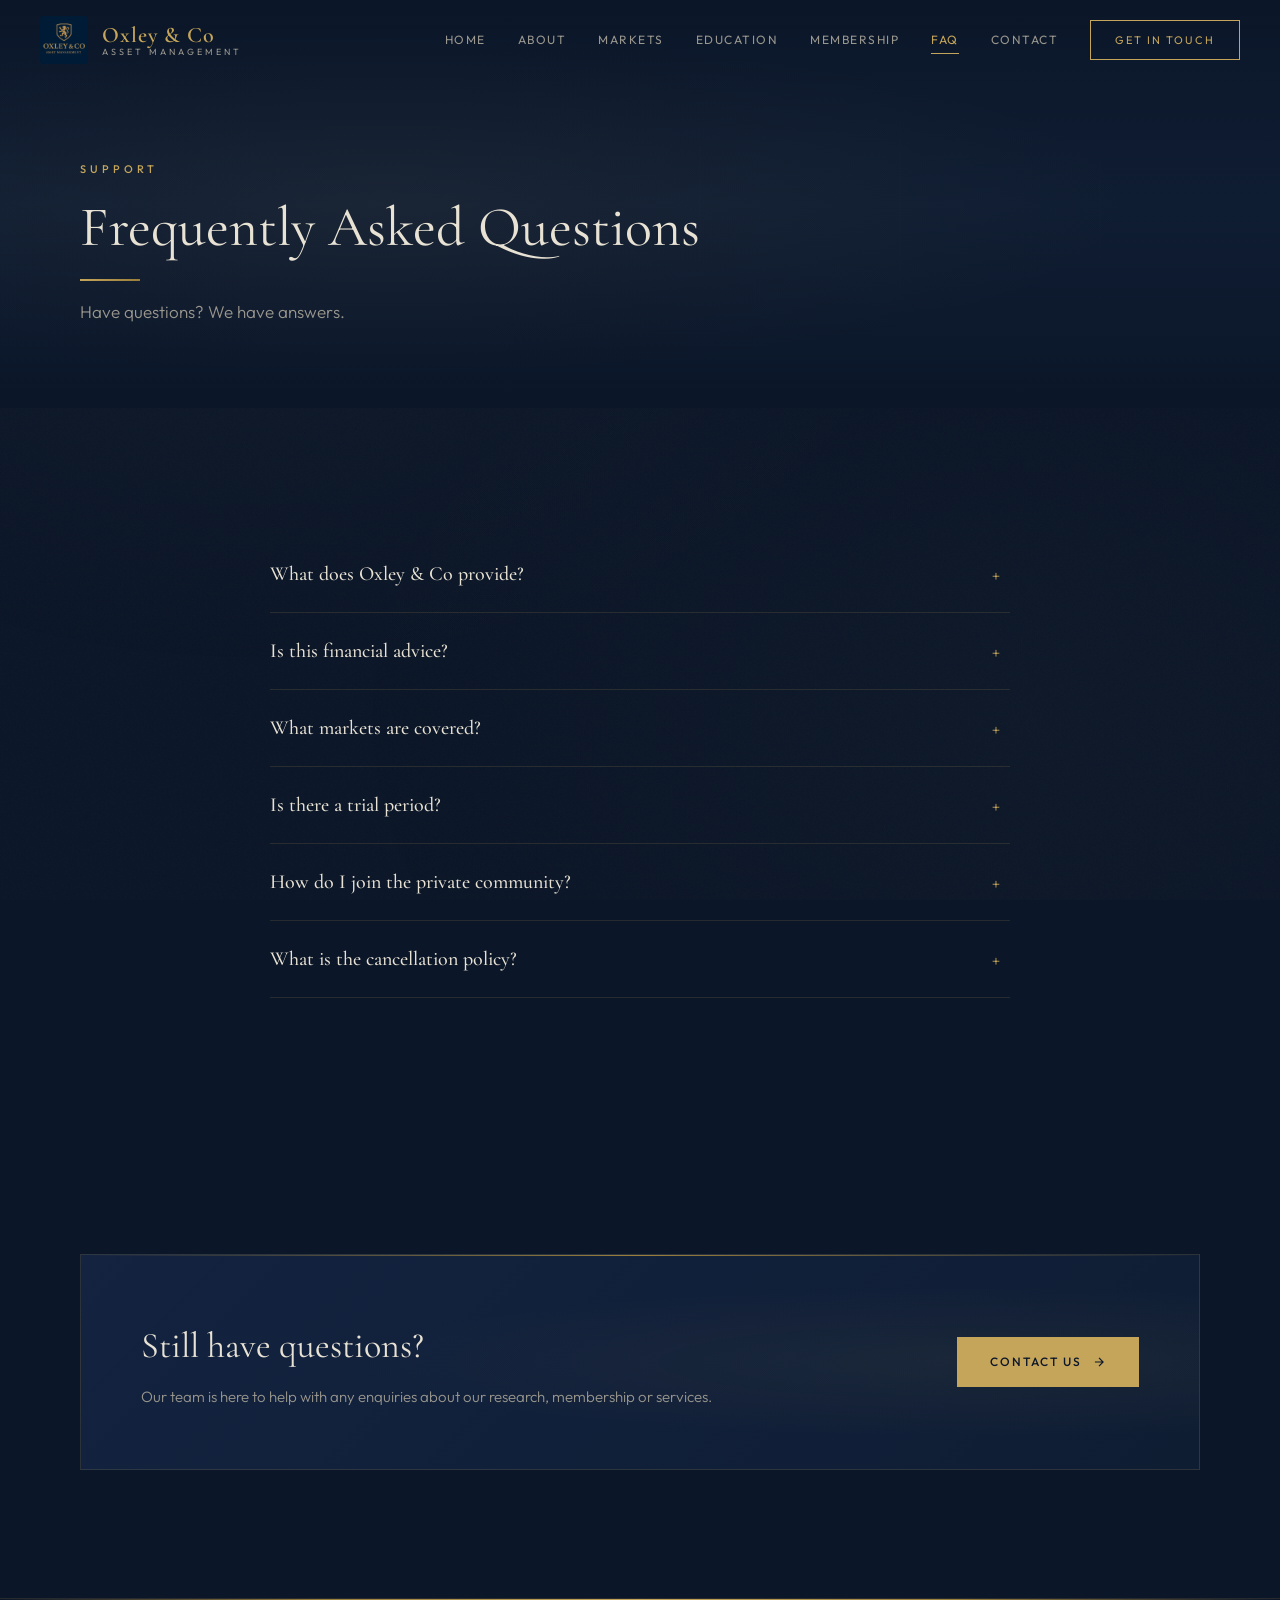
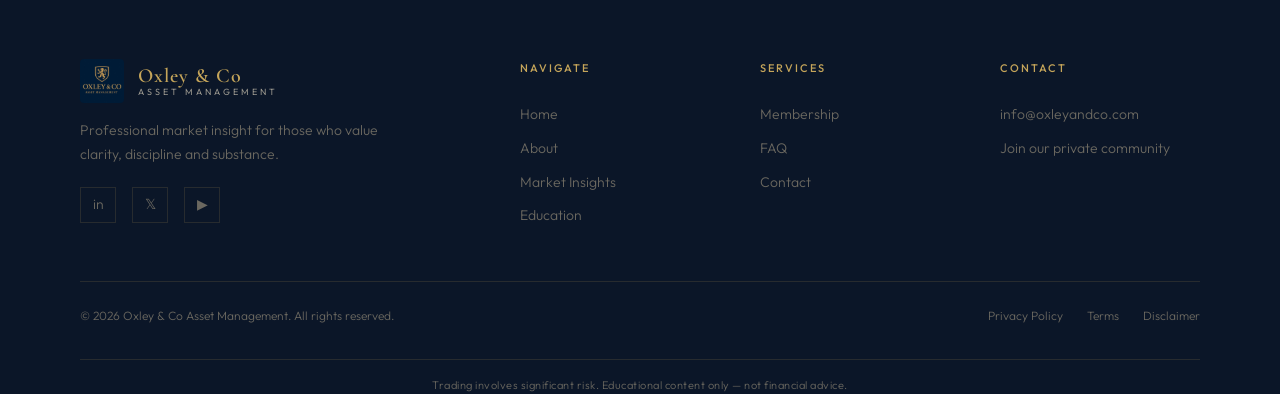
<file: faq.html>
<!DOCTYPE html>
<html lang="en">
<head>
  <meta charset="UTF-8">
  <meta name="viewport" content="width=device-width, initial-scale=1.0">
  <title>FAQ — Oxley & Co Asset Management</title>
  <meta name="description" content="Frequently asked questions about Oxley & Co membership, market coverage, and services.">
  <link rel="stylesheet" href="styles.css">
  <link rel="icon" type="image/svg+xml" href="data:image/svg+xml,<svg xmlns='http://www.w3.org/2000/svg' viewBox='0 0 100 100'><text y='.9em' font-size='90'>🦁</text></svg>">
</head>
<body>

  <!-- NAVIGATION -->
  <nav class="nav">
    <div class="nav-inner">
      <a href="index.html" class="nav-logo">
        <img src="assets/images/logo.jpg" alt="Oxley & Co">
        <div class="nav-logo-text">
          <span class="nav-logo-name">Oxley & Co</span>
          <span class="nav-logo-sub">Asset Management</span>
        </div>
      </a>
      <div class="nav-links">
        <a href="index.html">Home</a>
        <a href="about.html">About</a>
        <a href="markets.html">Markets</a>
        <a href="education.html">Education</a>
        <a href="membership.html">Membership</a>
        <a href="faq.html" class="active">FAQ</a>
        <a href="contact.html">Contact</a>
        <a href="contact.html" class="nav-cta">Get in Touch</a>
      </div>
      <button class="nav-toggle" aria-label="Toggle menu">
        <span></span><span></span><span></span>
      </button>
    </div>
  </nav>

  <!-- PAGE HERO -->
  <section class="page-hero">
    <div class="page-hero-orb"></div>
    <div class="page-hero-orb"></div>
    <div class="container">
      <p class="section-label">Support</p>
      <h1>Frequently Asked Questions</h1>
      <p class="lead">Have questions? We have answers.</p>
    </div>
  </section>

  <!-- FAQ ACCORDION -->
  <section class="section">
    <div class="container" style="max-width:820px;">

      <div class="faq-item reveal">
        <button class="faq-question">
          <span>What does Oxley &amp; Co provide?</span>
          <span class="faq-icon">+</span>
        </button>
        <div class="faq-answer">
          <p>Oxley &amp; Co provides structured market commentary, research and education focused on forex, gold and global macro markets. Our content is designed for serious traders and investors who value clarity and discipline in their market analysis.</p>
        </div>
      </div>

      <div class="faq-item reveal reveal-delay-1">
        <button class="faq-question">
          <span>Is this financial advice?</span>
          <span class="faq-icon">+</span>
        </button>
        <div class="faq-answer">
          <p>No. Oxley &amp; Co provides educational content and market commentary only. We do not provide personalised financial advice, and nothing we publish should be construed as a recommendation to buy or sell any financial instrument. Trading involves significant risk.</p>
        </div>
      </div>

      <div class="faq-item reveal reveal-delay-2">
        <button class="faq-question">
          <span>What markets are covered?</span>
          <span class="faq-icon">+</span>
        </button>
        <div class="faq-answer">
          <p>Our primary focus is on the foreign exchange (forex) markets, gold and precious metals, and global macroeconomic trends. We analyse how central bank policy, inflation, interest rates and capital flows impact these markets.</p>
        </div>
      </div>

      <div class="faq-item reveal reveal-delay-3">
        <button class="faq-question">
          <span>Is there a trial period?</span>
          <span class="faq-icon">+</span>
        </button>
        <div class="faq-answer">
          <p>We offer a complimentary introductory period for new members to evaluate our research and community. Contact us for current availability.</p>
        </div>
      </div>

      <div class="faq-item reveal">
        <button class="faq-question">
          <span>How do I join the private community?</span>
          <span class="faq-icon">+</span>
        </button>
        <div class="faq-answer">
          <p>Membership to our private community is included with Pro Strategy and VIP tiers. You can request membership details through our website or contact us directly.</p>
        </div>
      </div>

      <div class="faq-item reveal reveal-delay-1">
        <button class="faq-question">
          <span>What is the cancellation policy?</span>
          <span class="faq-icon">+</span>
        </button>
        <div class="faq-answer">
          <p>Memberships can be cancelled at any time. There are no long-term contracts or cancellation fees. We believe our value speaks for itself.</p>
        </div>
      </div>

    </div>
  </section>

  <!-- CTA BANNER -->
  <section class="section">
    <div class="container">
      <div class="cta-banner reveal">
        <div>
          <h3>Still have questions?</h3>
          <p>Our team is here to help with any enquiries about our research, membership or services.</p>
        </div>
        <a href="contact.html" class="btn btn-filled">
          <span>Contact Us</span>
          <svg xmlns="http://www.w3.org/2000/svg" viewBox="0 0 24 24" fill="none" stroke="currentColor" stroke-width="2"><path d="M5 12h14M12 5l7 7-7 7"/></svg>
        </a>
      </div>
    </div>
  </section>

  <!-- FOOTER -->
  <footer class="footer">
    <div class="container">
      <div class="footer-grid">
        <div class="footer-brand">
          <div class="nav-logo" style="pointer-events:none;">
            <img src="assets/images/logo.jpg" alt="Oxley & Co" style="height:44px;width:44px;border-radius:4px;object-fit:cover;">
            <div class="nav-logo-text">
              <span class="nav-logo-name" style="font-size:20px;">Oxley & Co</span>
              <span class="nav-logo-sub">Asset Management</span>
            </div>
          </div>
          <p>Professional market insight for those who value clarity, discipline and substance.</p>
          <div class="footer-social">
            <a href="#" aria-label="LinkedIn">in</a>
            <a href="#" aria-label="Twitter">&#x1D54F;</a>
            <a href="#" aria-label="YouTube">&#9654;</a>
          </div>
        </div>
        <div class="footer-col">
          <h4>Navigate</h4>
          <a href="index.html">Home</a>
          <a href="about.html">About</a>
          <a href="markets.html">Market Insights</a>
          <a href="education.html">Education</a>
        </div>
        <div class="footer-col">
          <h4>Services</h4>
          <a href="membership.html">Membership</a>
          <a href="faq.html">FAQ</a>
          <a href="contact.html">Contact</a>
        </div>
        <div class="footer-col">
          <h4>Contact</h4>
          <a href="mailto:info@oxleyandco.com">info@oxleyandco.com</a>
          <a href="#">Join our private community</a>
        </div>
      </div>
      <div class="footer-bottom">
        <span class="footer-copy">&copy; 2026 Oxley & Co Asset Management. All rights reserved.</span>
        <div class="footer-bottom-links">
          <a href="#">Privacy Policy</a>
          <a href="#">Terms</a>
          <a href="#">Disclaimer</a>
        </div>
      </div>
      <p class="footer-disclaimer">Trading involves significant risk. Educational content only — not financial advice.</p>
    </div>
  </footer>

  <!-- SCROLL TO TOP -->
  <button class="scroll-top" aria-label="Scroll to top">
    <svg xmlns="http://www.w3.org/2000/svg" viewBox="0 0 24 24" fill="none" stroke-width="2"><path d="M12 19V5M5 12l7-7 7 7"/></svg>
  </button>

  <script src="main.js"></script>
</body>
</html>
</file>
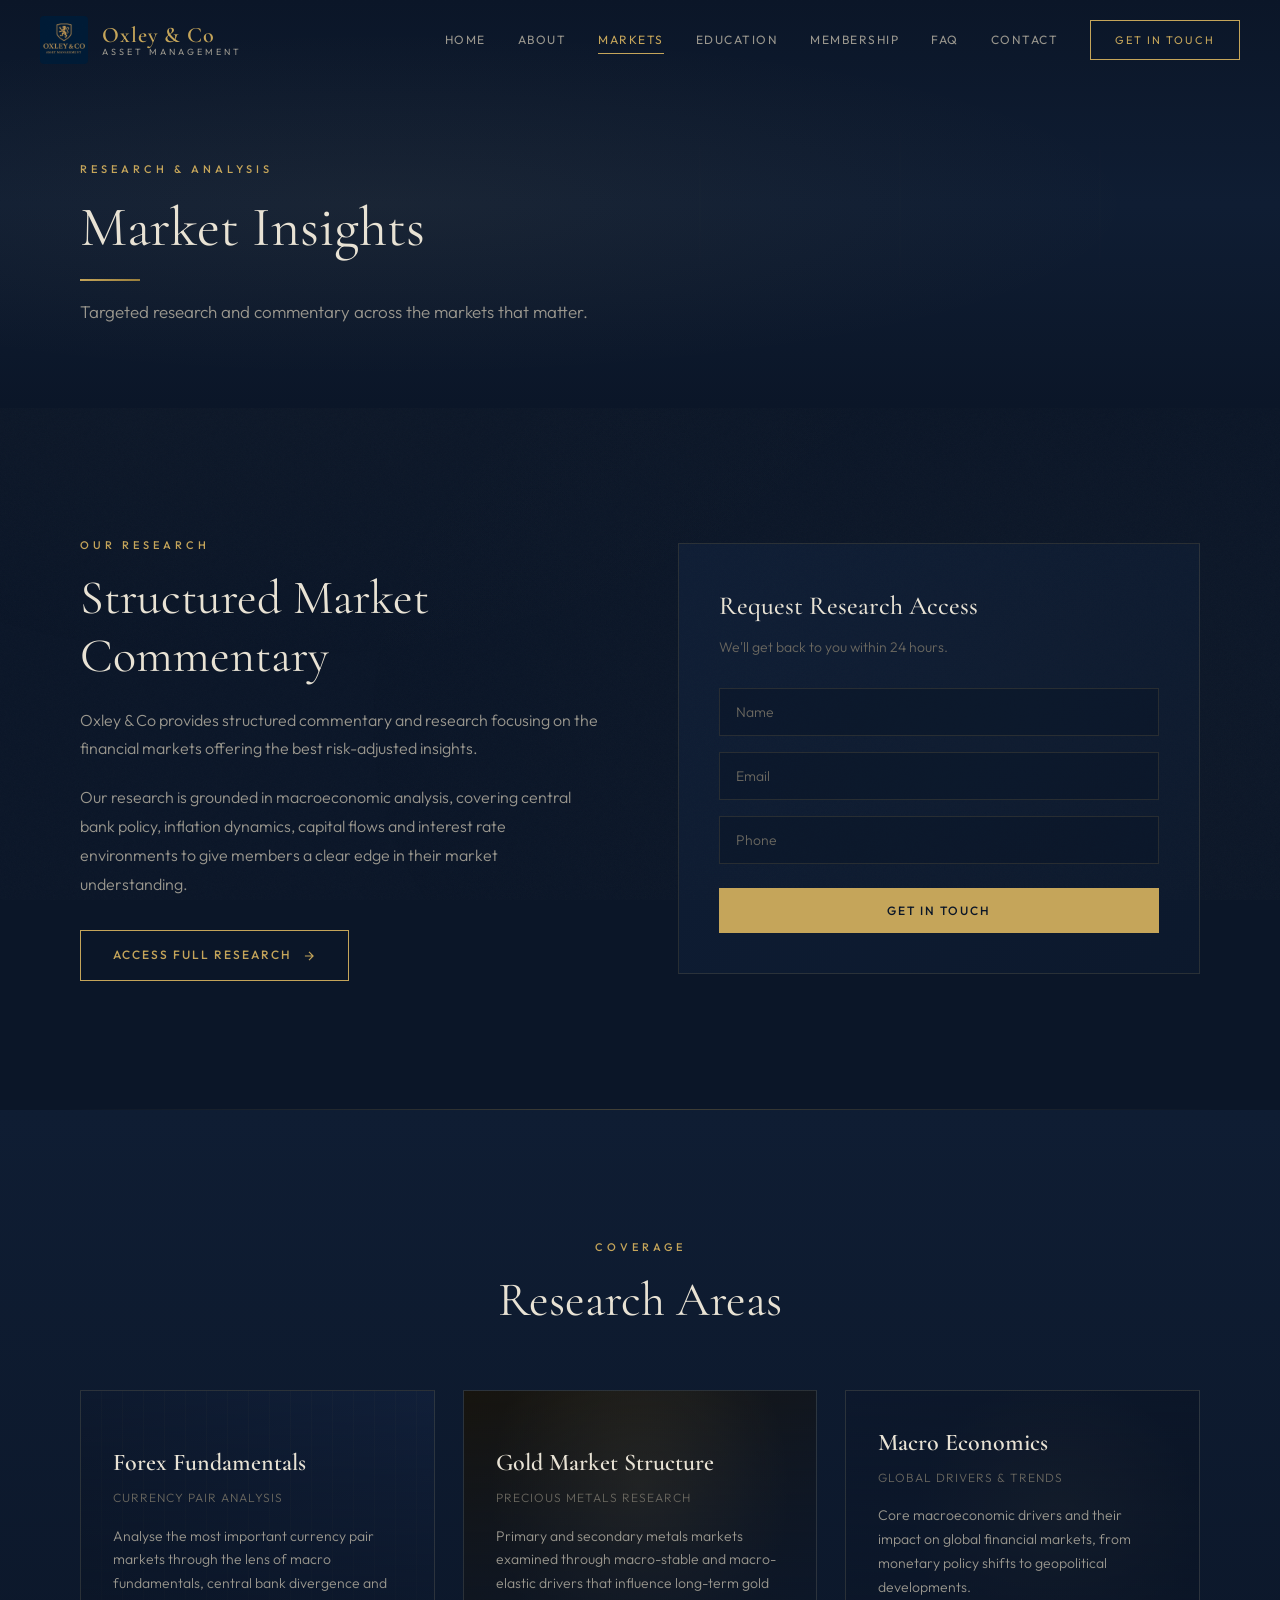
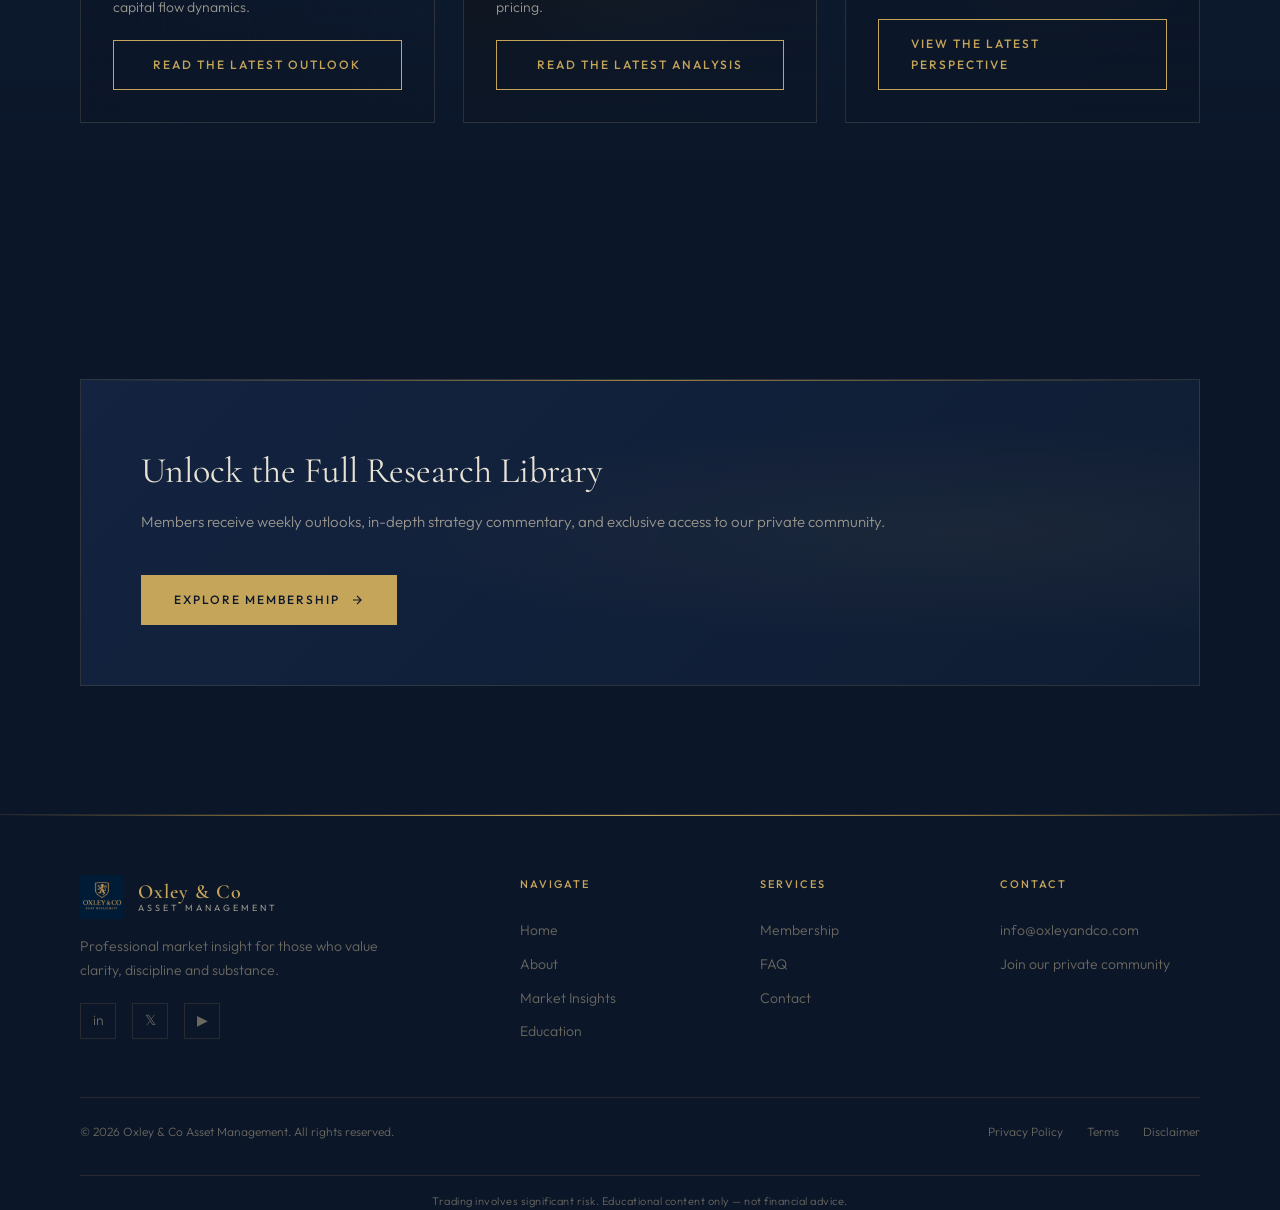
<file: markets.html>
<!DOCTYPE html>
<html lang="en">
<head>
  <meta charset="UTF-8">
  <meta name="viewport" content="width=device-width, initial-scale=1.0">
  <title>Market Insights — Oxley & Co Asset Management</title>
  <meta name="description" content="Targeted research and commentary across Forex, Gold and Global Macro markets from Oxley & Co.">
  <link rel="stylesheet" href="styles.css">
  <link rel="icon" type="image/svg+xml" href="data:image/svg+xml,<svg xmlns='http://www.w3.org/2000/svg' viewBox='0 0 100 100'><text y='.9em' font-size='90'>🦁</text></svg>">
</head>
<body>

  <!-- NAVIGATION -->
  <nav class="nav">
    <div class="nav-inner">
      <a href="index.html" class="nav-logo">
        <img src="assets/images/logo.jpg" alt="Oxley & Co">
        <div class="nav-logo-text">
          <span class="nav-logo-name">Oxley & Co</span>
          <span class="nav-logo-sub">Asset Management</span>
        </div>
      </a>
      <div class="nav-links">
        <a href="index.html">Home</a>
        <a href="about.html">About</a>
        <a href="markets.html" class="active">Markets</a>
        <a href="education.html">Education</a>
        <a href="membership.html">Membership</a>
        <a href="faq.html">FAQ</a>
        <a href="contact.html">Contact</a>
        <a href="contact.html" class="nav-cta">Get in Touch</a>
      </div>
      <button class="nav-toggle" aria-label="Toggle menu">
        <span></span><span></span><span></span>
      </button>
    </div>
  </nav>

  <!-- PAGE HERO -->
  <section class="page-hero">
    <div class="page-hero-orb"></div>
    <div class="page-hero-orb"></div>
    <div class="container">
      <p class="section-label">Research &amp; Analysis</p>
      <h1>Market Insights</h1>
      <p class="lead">Targeted research and commentary across the markets that matter.</p>
    </div>
  </section>

  <!-- OVERVIEW + CONTACT FORM -->
  <section class="section">
    <div class="container">
      <div class="split">
        <div class="reveal">
          <p class="section-label">Our Research</p>
          <h2 class="section-title">Structured Market Commentary</h2>
          <p class="section-desc" style="margin-bottom:20px;">Oxley &amp; Co provides structured commentary and research focusing on the financial markets offering the best risk-adjusted insights.</p>
          <p class="section-desc">Our research is grounded in macroeconomic analysis, covering central bank policy, inflation dynamics, capital flows and interest rate environments to give members a clear edge in their market understanding.</p>
          <a href="membership.html" class="btn" style="margin-top:32px;">
            <span>Access Full Research</span>
            <svg xmlns="http://www.w3.org/2000/svg" viewBox="0 0 24 24" fill="none" stroke="currentColor" stroke-width="2"><path d="M5 12h14M12 5l7 7-7 7"/></svg>
          </a>
        </div>
        <div class="form-card reveal reveal-delay-2">
          <h3>Request Research Access</h3>
          <p class="form-sub">We'll get back to you within 24 hours.</p>
          <form>
            <div class="form-group">
              <input type="text" placeholder="Name" required>
            </div>
            <div class="form-group">
              <input type="email" placeholder="Email" required>
            </div>
            <div class="form-group">
              <input type="tel" placeholder="Phone">
            </div>
            <button type="submit" class="btn btn-filled" style="width:100%;justify-content:center;margin-top:8px;">
              <span>Get in Touch</span>
            </button>
          </form>
        </div>
      </div>
    </div>
  </section>

  <hr class="section-divider">

  <!-- RESEARCH AREAS -->
  <section class="section section-dark">
    <div class="container">
      <div class="section-header centered reveal">
        <p class="section-label">Coverage</p>
        <h2 class="section-title">Research Areas</h2>
      </div>
      <div class="grid-3">
        <div class="card insight-card reveal reveal-delay-1" data-type="forex">
          <div class="insight-card-bg"></div>
          <div class="insight-card-content">
            <h3>Forex Fundamentals</h3>
            <p class="sub">Currency Pair Analysis</p>
            <p style="font-size:14px;color:var(--text-secondary);line-height:1.7;margin-bottom:20px;">Analyse the most important currency pair markets through the lens of macro fundamentals, central bank divergence and capital flow dynamics.</p>
            <a href="#" class="btn" style="width:100%;justify-content:center;">
              <span>Read the Latest Outlook</span>
            </a>
          </div>
        </div>
        <div class="card insight-card reveal reveal-delay-2" data-type="gold">
          <div class="insight-card-bg"></div>
          <div class="insight-card-content">
            <h3>Gold Market Structure</h3>
            <p class="sub">Precious Metals Research</p>
            <p style="font-size:14px;color:var(--text-secondary);line-height:1.7;margin-bottom:20px;">Primary and secondary metals markets examined through macro-stable and macro-elastic drivers that influence long-term gold pricing.</p>
            <a href="#" class="btn" style="width:100%;justify-content:center;">
              <span>Read the Latest Analysis</span>
            </a>
          </div>
        </div>
        <div class="card insight-card reveal reveal-delay-3" data-type="macro">
          <div class="insight-card-bg"></div>
          <div class="insight-card-content">
            <h3>Macro Economics</h3>
            <p class="sub">Global Drivers &amp; Trends</p>
            <p style="font-size:14px;color:var(--text-secondary);line-height:1.7;margin-bottom:20px;">Core macroeconomic drivers and their impact on global financial markets, from monetary policy shifts to geopolitical developments.</p>
            <a href="#" class="btn" style="width:100%;justify-content:center;">
              <span>View the Latest Perspective</span>
            </a>
          </div>
        </div>
      </div>
    </div>
  </section>

  <!-- MEMBERSHIP CTA BANNER -->
  <section class="section">
    <div class="container">
      <div class="cta-banner reveal">
        <div>
          <h3>Unlock the Full Research Library</h3>
          <p>Members receive weekly outlooks, in-depth strategy commentary, and exclusive access to our private community.</p>
        </div>
        <a href="membership.html" class="btn btn-filled">
          <span>Explore Membership</span>
          <svg xmlns="http://www.w3.org/2000/svg" viewBox="0 0 24 24" fill="none" stroke="currentColor" stroke-width="2"><path d="M5 12h14M12 5l7 7-7 7"/></svg>
        </a>
      </div>
    </div>
  </section>

  <!-- FOOTER -->
  <footer class="footer">
    <div class="container">
      <div class="footer-grid">
        <div class="footer-brand">
          <div class="nav-logo" style="pointer-events:none;">
            <img src="assets/images/logo.jpg" alt="Oxley & Co" style="height:44px;width:44px;border-radius:4px;object-fit:cover;">
            <div class="nav-logo-text">
              <span class="nav-logo-name" style="font-size:20px;">Oxley & Co</span>
              <span class="nav-logo-sub">Asset Management</span>
            </div>
          </div>
          <p>Professional market insight for those who value clarity, discipline and substance.</p>
          <div class="footer-social">
            <a href="#" aria-label="LinkedIn">in</a>
            <a href="#" aria-label="Twitter">𝕏</a>
            <a href="#" aria-label="YouTube">▶</a>
          </div>
        </div>
        <div class="footer-col">
          <h4>Navigate</h4>
          <a href="index.html">Home</a>
          <a href="about.html">About</a>
          <a href="markets.html">Market Insights</a>
          <a href="education.html">Education</a>
        </div>
        <div class="footer-col">
          <h4>Services</h4>
          <a href="membership.html">Membership</a>
          <a href="faq.html">FAQ</a>
          <a href="contact.html">Contact</a>
        </div>
        <div class="footer-col">
          <h4>Contact</h4>
          <a href="mailto:info@oxleyandco.com">info@oxleyandco.com</a>
          <a href="#">Join our private community</a>
        </div>
      </div>
      <div class="footer-bottom">
        <span class="footer-copy">&copy; 2026 Oxley & Co Asset Management. All rights reserved.</span>
        <div class="footer-bottom-links">
          <a href="#">Privacy Policy</a>
          <a href="#">Terms</a>
          <a href="#">Disclaimer</a>
        </div>
      </div>
      <p class="footer-disclaimer">Trading involves significant risk. Educational content only — not financial advice.</p>
    </div>
  </footer>

  <!-- SCROLL TO TOP -->
  <button class="scroll-top" aria-label="Scroll to top">
    <svg xmlns="http://www.w3.org/2000/svg" viewBox="0 0 24 24" fill="none" stroke-width="2"><path d="M12 19V5M5 12l7-7 7 7"/></svg>
  </button>

  <script src="main.js"></script>
</body>
</html>
</file>
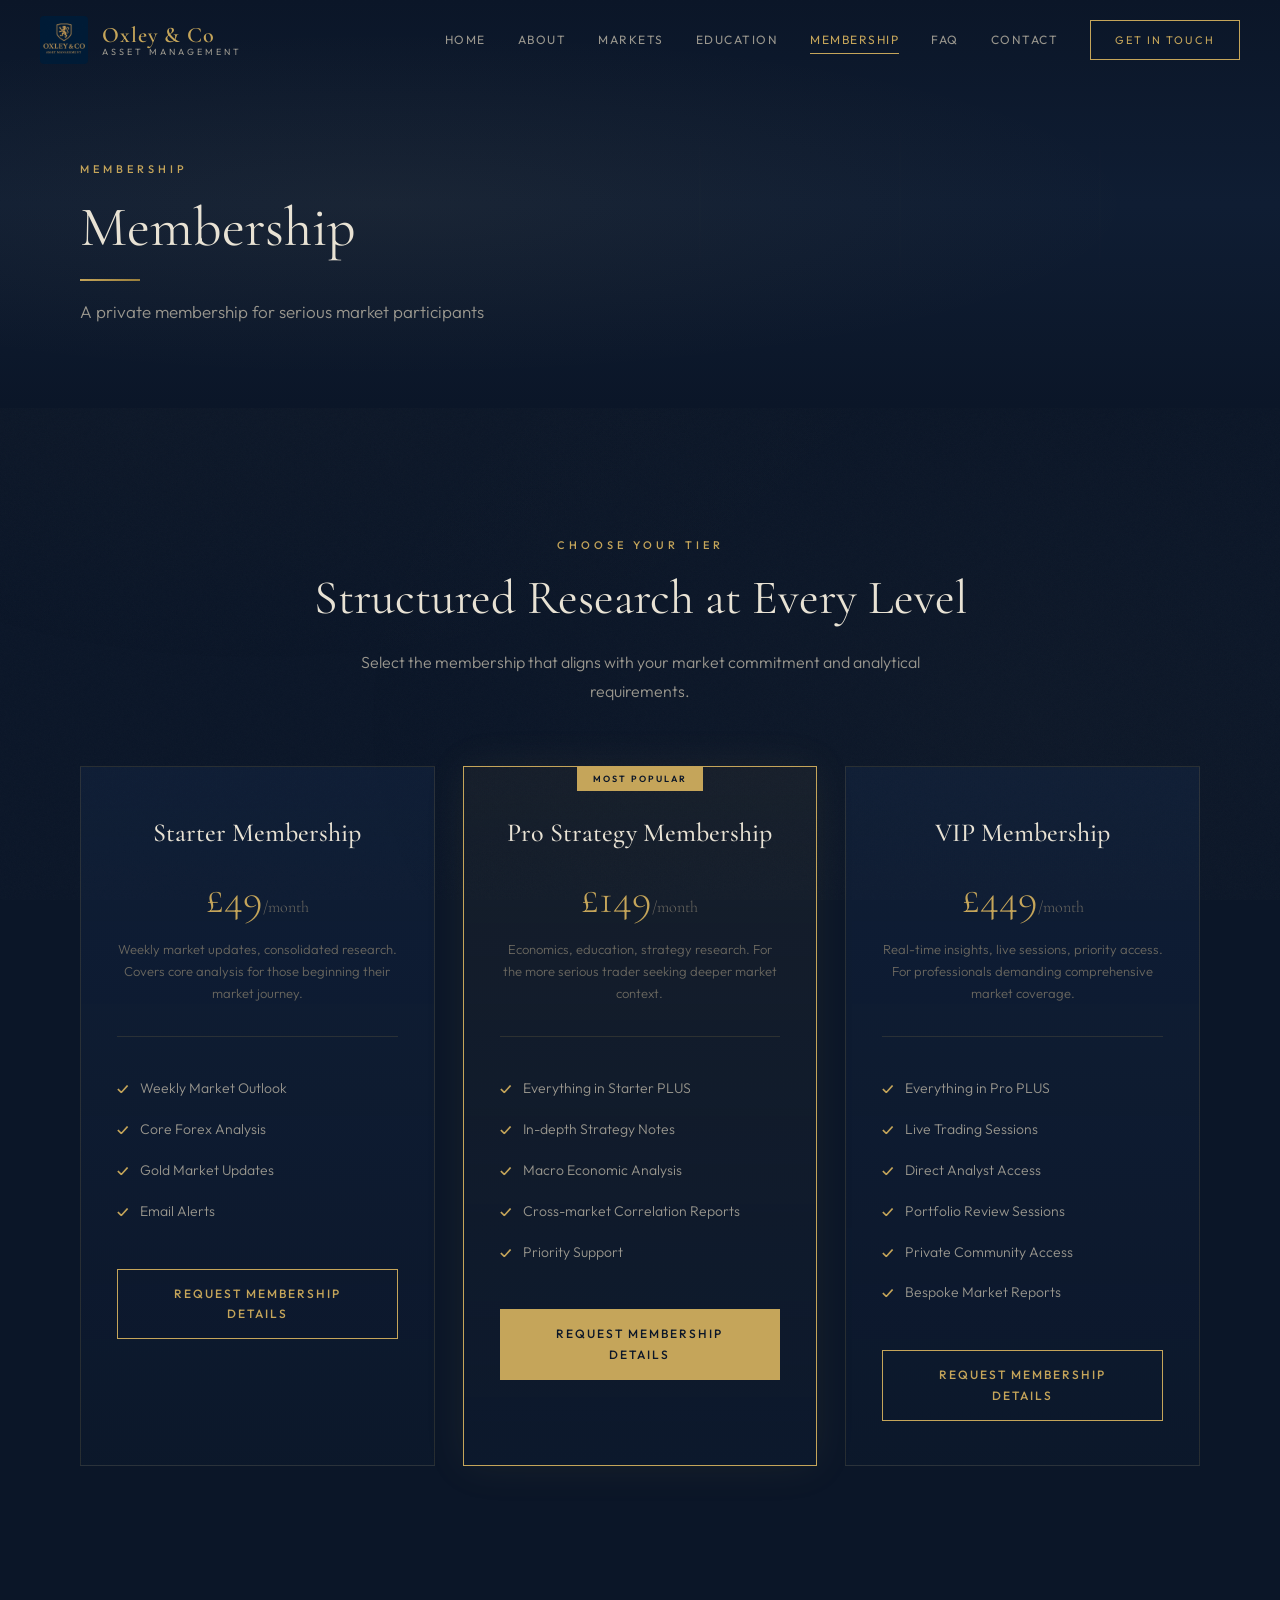
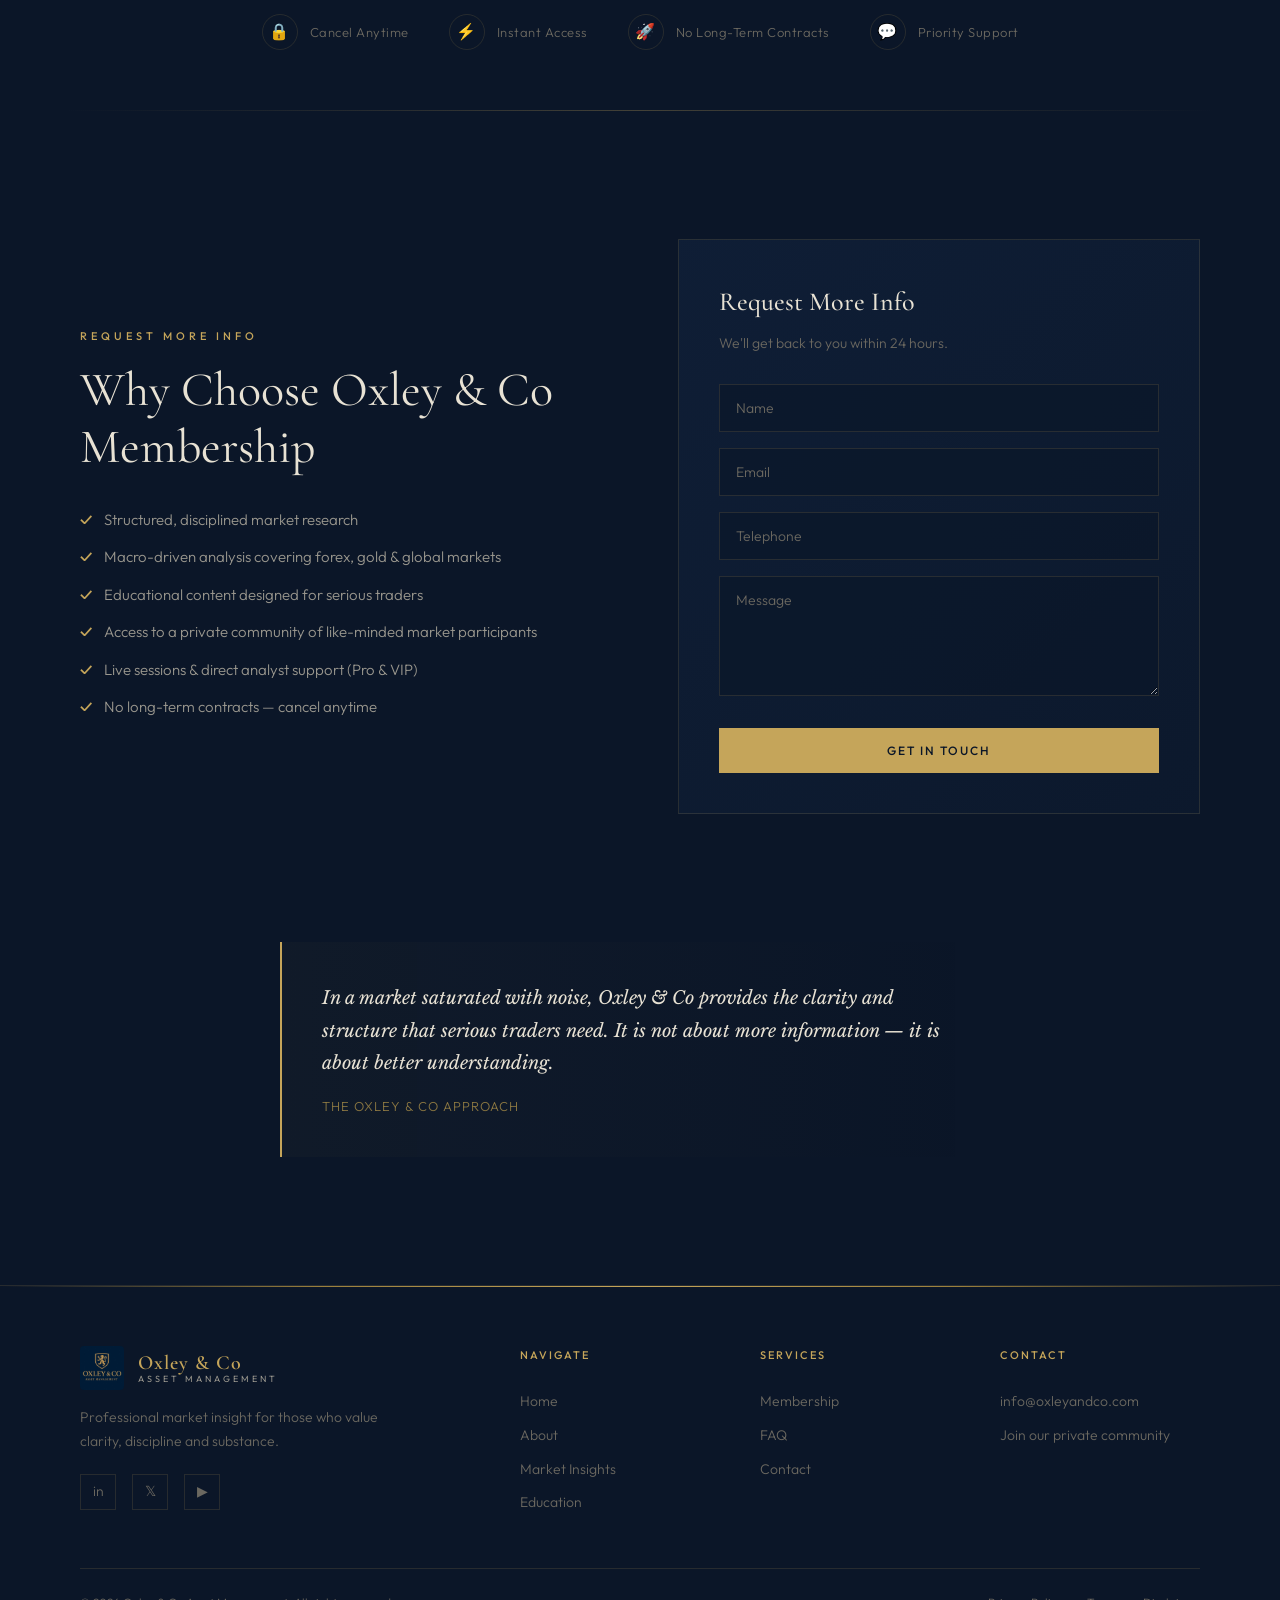
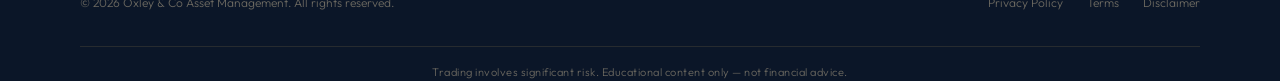
<file: membership.html>
<!DOCTYPE html>
<html lang="en">
<head>
  <meta charset="UTF-8">
  <meta name="viewport" content="width=device-width, initial-scale=1.0">
  <title>Membership — Oxley & Co Asset Management</title>
  <meta name="description" content="Explore Oxley & Co membership tiers. Access structured market research, macro analysis and strategy commentary for serious traders.">
  <link rel="stylesheet" href="styles.css">
  <link rel="icon" type="image/svg+xml" href="data:image/svg+xml,<svg xmlns='http://www.w3.org/2000/svg' viewBox='0 0 100 100'><text y='.9em' font-size='90'>🦁</text></svg>">
</head>
<body>

  <!-- NAVIGATION -->
  <nav class="nav">
    <div class="nav-inner">
      <a href="index.html" class="nav-logo">
        <img src="assets/images/logo.jpg" alt="Oxley & Co">
        <div class="nav-logo-text">
          <span class="nav-logo-name">Oxley & Co</span>
          <span class="nav-logo-sub">Asset Management</span>
        </div>
      </a>
      <div class="nav-links">
        <a href="index.html">Home</a>
        <a href="about.html">About</a>
        <a href="markets.html">Markets</a>
        <a href="education.html">Education</a>
        <a href="membership.html" class="active">Membership</a>
        <a href="faq.html">FAQ</a>
        <a href="contact.html">Contact</a>
        <a href="contact.html" class="nav-cta">Get in Touch</a>
      </div>
      <button class="nav-toggle" aria-label="Toggle menu">
        <span></span><span></span><span></span>
      </button>
    </div>
  </nav>

  <!-- PAGE HERO -->
  <section class="page-hero">
    <div class="page-hero-orb"></div>
    <div class="page-hero-orb"></div>
    <div class="container">
      <p class="section-label">Membership</p>
      <h1>Membership</h1>
      <p class="lead">A private membership for serious market participants</p>
    </div>
  </section>

  <!-- MEMBERSHIP TIERS -->
  <section class="section">
    <div class="container">
      <div class="section-header centered reveal">
        <p class="section-label">Choose Your Tier</p>
        <h2 class="section-title">Structured Research at Every Level</h2>
        <p class="section-desc">Select the membership that aligns with your market commitment and analytical requirements.</p>
      </div>
      <div class="grid-3">

        <!-- Starter -->
        <div class="tier-card reveal reveal-delay-1">
          <h3 class="tier-name">Starter Membership</h3>
          <div class="tier-price">&pound;49<span>/month</span></div>
          <p class="tier-desc">Weekly market updates, consolidated research. Covers core analysis for those beginning their market journey.</p>
          <ul class="tier-features">
            <li>Weekly Market Outlook</li>
            <li>Core Forex Analysis</li>
            <li>Gold Market Updates</li>
            <li>Email Alerts</li>
          </ul>
          <a href="contact.html" class="btn" style="width:100%;justify-content:center;">
            <span>Request Membership Details</span>
          </a>
        </div>

        <!-- Pro Strategy (Featured) -->
        <div class="tier-card featured reveal reveal-delay-2">
          <h3 class="tier-name">Pro Strategy Membership</h3>
          <div class="tier-price">&pound;149<span>/month</span></div>
          <p class="tier-desc">Economics, education, strategy research. For the more serious trader seeking deeper market context.</p>
          <ul class="tier-features">
            <li>Everything in Starter PLUS</li>
            <li>In-depth Strategy Notes</li>
            <li>Macro Economic Analysis</li>
            <li>Cross-market Correlation Reports</li>
            <li>Priority Support</li>
          </ul>
          <a href="contact.html" class="btn btn-filled" style="width:100%;justify-content:center;">
            <span>Request Membership Details</span>
          </a>
        </div>

        <!-- VIP -->
        <div class="tier-card reveal reveal-delay-3">
          <h3 class="tier-name">VIP Membership</h3>
          <div class="tier-price">&pound;449<span>/month</span></div>
          <p class="tier-desc">Real-time insights, live sessions, priority access. For professionals demanding comprehensive market coverage.</p>
          <ul class="tier-features">
            <li>Everything in Pro PLUS</li>
            <li>Live Trading Sessions</li>
            <li>Direct Analyst Access</li>
            <li>Portfolio Review Sessions</li>
            <li>Private Community Access</li>
            <li>Bespoke Market Reports</li>
          </ul>
          <a href="contact.html" class="btn" style="width:100%;justify-content:center;">
            <span>Request Membership Details</span>
          </a>
        </div>

      </div>
    </div>
  </section>

  <!-- TRUST ROW -->
  <section class="section" style="padding-top:0;padding-bottom:40px;">
    <div class="container">
      <div class="trust-row reveal">
        <div class="trust-item">
          <div class="trust-icon">&#128274;</div>
          <span>Cancel Anytime</span>
        </div>
        <div class="trust-item">
          <div class="trust-icon">&#9889;</div>
          <span>Instant Access</span>
        </div>
        <div class="trust-item">
          <div class="trust-icon">&#128640;</div>
          <span>No Long-Term Contracts</span>
        </div>
        <div class="trust-item">
          <div class="trust-icon">&#128172;</div>
          <span>Priority Support</span>
        </div>
      </div>
    </div>
  </section>

  <hr class="section-divider">

  <!-- REQUEST MORE INFO -->
  <section class="section">
    <div class="container">
      <div class="split reveal">
        <div>
          <p class="section-label">Request More Info</p>
          <h2 class="section-title">Why Choose Oxley &amp; Co Membership</h2>
          <ul class="check-list" style="margin-top:24px;">
            <li>Structured, disciplined market research</li>
            <li>Macro-driven analysis covering forex, gold &amp; global markets</li>
            <li>Educational content designed for serious traders</li>
            <li>Access to a private community of like-minded market participants</li>
            <li>Live sessions &amp; direct analyst support (Pro &amp; VIP)</li>
            <li>No long-term contracts &mdash; cancel anytime</li>
          </ul>
        </div>
        <div class="form-card reveal reveal-delay-2">
          <h3>Request More Info</h3>
          <p class="form-sub">We'll get back to you within 24 hours.</p>
          <form>
            <div class="form-group">
              <input type="text" placeholder="Name" required>
            </div>
            <div class="form-group">
              <input type="email" placeholder="Email" required>
            </div>
            <div class="form-group">
              <input type="tel" placeholder="Telephone">
            </div>
            <div class="form-group">
              <textarea placeholder="Message" rows="4"></textarea>
            </div>
            <button type="submit" class="btn btn-filled" style="width:100%;justify-content:center;margin-top:8px;">
              <span>Get in Touch</span>
            </button>
          </form>
        </div>
      </div>
    </div>
  </section>

  <!-- MEMBER QUOTE -->
  <section class="section" style="padding-top:0;">
    <div class="container" style="max-width:800px;">
      <div class="quote-block reveal">
        <p>In a market saturated with noise, Oxley &amp; Co provides the clarity and structure that serious traders need. It is not about more information &#8212; it is about better understanding.</p>
        <cite>The Oxley &amp; Co Approach</cite>
      </div>
    </div>
  </section>

  <!-- FOOTER -->
  <footer class="footer">
    <div class="container">
      <div class="footer-grid">
        <div class="footer-brand">
          <div class="nav-logo" style="pointer-events:none;">
            <img src="assets/images/logo.jpg" alt="Oxley & Co" style="height:44px;width:44px;border-radius:4px;object-fit:cover;">
            <div class="nav-logo-text">
              <span class="nav-logo-name" style="font-size:20px;">Oxley & Co</span>
              <span class="nav-logo-sub">Asset Management</span>
            </div>
          </div>
          <p>Professional market insight for those who value clarity, discipline and substance.</p>
          <div class="footer-social">
            <a href="#" aria-label="LinkedIn">in</a>
            <a href="#" aria-label="Twitter">&#x1D54F;</a>
            <a href="#" aria-label="YouTube">&#9654;</a>
          </div>
        </div>
        <div class="footer-col">
          <h4>Navigate</h4>
          <a href="index.html">Home</a>
          <a href="about.html">About</a>
          <a href="markets.html">Market Insights</a>
          <a href="education.html">Education</a>
        </div>
        <div class="footer-col">
          <h4>Services</h4>
          <a href="membership.html">Membership</a>
          <a href="faq.html">FAQ</a>
          <a href="contact.html">Contact</a>
        </div>
        <div class="footer-col">
          <h4>Contact</h4>
          <a href="mailto:info@oxleyandco.com">info@oxleyandco.com</a>
          <a href="#">Join our private community</a>
        </div>
      </div>
      <div class="footer-bottom">
        <span class="footer-copy">&copy; 2026 Oxley & Co Asset Management. All rights reserved.</span>
        <div class="footer-bottom-links">
          <a href="#">Privacy Policy</a>
          <a href="#">Terms</a>
          <a href="#">Disclaimer</a>
        </div>
      </div>
      <p class="footer-disclaimer">Trading involves significant risk. Educational content only — not financial advice.</p>
    </div>
  </footer>

  <!-- SCROLL TO TOP -->
  <button class="scroll-top" aria-label="Scroll to top">
    <svg xmlns="http://www.w3.org/2000/svg" viewBox="0 0 24 24" fill="none" stroke-width="2"><path d="M12 19V5M5 12l7-7 7 7"/></svg>
  </button>

  <script src="main.js"></script>
</body>
</html>
</file>
<file: styles.css>
/* ═══════════════════════════════════════════════════════════════
   OXLEY & CO — ASSET MANAGEMENT
   Premium Institutional Design System
   ═══════════════════════════════════════════════════════════════ */

@import url('https://fonts.googleapis.com/css2?family=Cormorant+Garamond:ital,wght@0,300;0,400;0,500;0,600;0,700;1,400&family=Outfit:wght@300;400;500;600&family=Libre+Baskerville:ital,wght@0,400;0,700;1,400&display=swap');

:root {
  /* Core palette */
  --gold: #C5A55A;
  --gold-light: #D4B96E;
  --gold-bright: #E8D48B;
  --gold-dark: #9A7F3C;
  --gold-muted: #8B7742;
  --navy: #0B1628;
  --navy-light: #0F1D33;
  --navy-mid: #132340;
  --navy-surface: #162A4A;
  --charcoal: #1A1A1E;
  --text-primary: #E8E2D4;
  --text-secondary: #9A978E;
  --text-muted: #6B6860;
  --border: rgba(197, 165, 90, 0.15);
  --border-strong: rgba(197, 165, 90, 0.3);
  --glow: rgba(197, 165, 90, 0.08);

  /* Typography */
  --font-display: 'Cormorant Garamond', 'Georgia', serif;
  --font-body: 'Outfit', 'Helvetica Neue', sans-serif;
  --font-accent: 'Libre Baskerville', 'Georgia', serif;

  /* Spacing */
  --section-pad: clamp(80px, 10vw, 140px);
  --container: 1200px;
}

*, *::before, *::after {
  margin: 0;
  padding: 0;
  box-sizing: border-box;
}

html {
  scroll-behavior: smooth;
  -webkit-font-smoothing: antialiased;
  -moz-osx-font-smoothing: grayscale;
}

body {
  font-family: var(--font-body);
  font-weight: 300;
  color: var(--text-primary);
  background: var(--navy);
  line-height: 1.7;
  overflow-x: hidden;
}

img { max-width: 100%; display: block; }
a { color: inherit; text-decoration: none; }
ul { list-style: none; }

.container {
  max-width: var(--container);
  margin: 0 auto;
  padding: 0 clamp(20px, 4vw, 40px);
}

/* ═══════════════════════════════════════
   GLOBAL BACKGROUND TEXTURE
   ═══════════════════════════════════════ */

body::before {
  content: '';
  position: fixed;
  inset: 0;
  background:
    radial-gradient(ellipse at 20% 20%, rgba(197, 165, 90, 0.03) 0%, transparent 50%),
    radial-gradient(ellipse at 80% 80%, rgba(197, 165, 90, 0.02) 0%, transparent 50%);
  pointer-events: none;
  z-index: 0;
}

/* Noise grain overlay */
body::after {
  content: '';
  position: fixed;
  inset: 0;
  opacity: 0.025;
  background-image: url("data:image/svg+xml,%3Csvg viewBox='0 0 256 256' xmlns='http://www.w3.org/2000/svg'%3E%3Cfilter id='n'%3E%3CfeTurbulence type='fractalNoise' baseFrequency='0.9' numOctaves='4' stitchTiles='stitch'/%3E%3C/filter%3E%3Crect width='100%25' height='100%25' filter='url(%23n)'/%3E%3C/svg%3E");
  background-size: 128px 128px;
  pointer-events: none;
  z-index: 0;
}

/* ═══════════════════════════════════════
   NAVIGATION
   ═══════════════════════════════════════ */

.nav {
  position: fixed;
  top: 0;
  left: 0;
  right: 0;
  z-index: 1000;
  padding: 0 clamp(20px, 4vw, 40px);
  transition: background 0.4s ease, box-shadow 0.4s ease, padding 0.4s ease;
}

.nav.scrolled {
  background: rgba(11, 22, 40, 0.95);
  backdrop-filter: blur(20px);
  box-shadow: 0 1px 0 var(--border);
}

.nav-inner {
  max-width: var(--container);
  margin: 0 auto;
  display: flex;
  align-items: center;
  justify-content: space-between;
  height: 80px;
}

.nav-logo {
  display: flex;
  align-items: center;
  gap: 14px;
}

.nav-logo img {
  height: 48px;
  width: 48px;
  border-radius: 4px;
  object-fit: cover;
}

.nav-logo-text {
  display: flex;
  flex-direction: column;
  line-height: 1.1;
}

.nav-logo-name {
  font-family: var(--font-display);
  font-size: 22px;
  font-weight: 600;
  color: var(--gold);
  letter-spacing: 1px;
}

.nav-logo-sub {
  font-family: var(--font-body);
  font-size: 9px;
  letter-spacing: 3px;
  text-transform: uppercase;
  color: var(--text-secondary);
  font-weight: 400;
}

.nav-links {
  display: flex;
  align-items: center;
  gap: clamp(16px, 2.5vw, 32px);
}

.nav-links a {
  font-size: 12px;
  font-weight: 400;
  letter-spacing: 1.5px;
  text-transform: uppercase;
  color: var(--text-secondary);
  transition: color 0.3s ease;
  position: relative;
}

.nav-links a::after {
  content: '';
  position: absolute;
  bottom: -4px;
  left: 0;
  width: 0;
  height: 1px;
  background: var(--gold);
  transition: width 0.3s ease;
}

.nav-links a:hover,
.nav-links a.active {
  color: var(--gold);
}

.nav-links a:hover::after,
.nav-links a.active::after {
  width: 100%;
}

.nav-cta {
  font-size: 11px !important;
  letter-spacing: 2px !important;
  padding: 10px 24px;
  border: 1px solid var(--gold);
  color: var(--gold) !important;
  transition: all 0.3s ease !important;
}

.nav-cta::after { display: none !important; }

.nav-cta:hover {
  background: var(--gold) !important;
  color: var(--navy) !important;
}

/* Mobile menu */
.nav-toggle {
  display: none;
  flex-direction: column;
  gap: 5px;
  cursor: pointer;
  background: none;
  border: none;
  padding: 6px;
}

.nav-toggle span {
  display: block;
  width: 24px;
  height: 1.5px;
  background: var(--gold);
  transition: all 0.3s ease;
}

@media (max-width: 900px) {
  .nav-links { display: none; }
  .nav-toggle { display: flex; }

  .nav-links.open {
    display: flex;
    flex-direction: column;
    position: absolute;
    top: 80px;
    left: 0;
    right: 0;
    background: rgba(11, 22, 40, 0.98);
    backdrop-filter: blur(20px);
    padding: 30px 40px;
    gap: 20px;
    border-bottom: 1px solid var(--border);
  }
}

/* ═══════════════════════════════════════
   HERO SECTIONS
   ═══════════════════════════════════════ */

.hero {
  position: relative;
  min-height: 100vh;
  display: flex;
  align-items: center;
  padding-top: 80px;
  overflow: hidden;
}

.hero-bg {
  position: absolute;
  inset: 0;
  z-index: 0;
}

.hero-bg::before {
  content: '';
  position: absolute;
  inset: 0;
  background:
    linear-gradient(135deg, var(--navy) 0%, transparent 40%),
    linear-gradient(to bottom, transparent 50%, var(--navy) 100%),
    radial-gradient(ellipse at 75% 40%, rgba(197, 165, 90, 0.08) 0%, transparent 60%),
    radial-gradient(ellipse at 30% 70%, rgba(197, 165, 90, 0.04) 0%, transparent 50%);
  z-index: 1;
}

/* Simulated city skyline / financial background */
.hero-bg::after {
  content: '';
  position: absolute;
  inset: 0;
  background:
    linear-gradient(180deg, transparent 60%, var(--navy) 100%),
    repeating-linear-gradient(90deg, transparent, transparent 80px, rgba(197,165,90,0.015) 80px, rgba(197,165,90,0.015) 81px),
    repeating-linear-gradient(0deg, transparent, transparent 80px, rgba(197,165,90,0.01) 80px, rgba(197,165,90,0.01) 81px),
    radial-gradient(ellipse at 70% 30%, rgba(197,165,90,0.06) 0%, transparent 50%),
    linear-gradient(135deg, #080e1a 0%, #0d192e 30%, #111f38 50%, #0a1322 100%);
  z-index: 0;
}

/* Golden particle canvas */
.hero-particles {
  position: absolute;
  inset: 0;
  z-index: 1;
  overflow: hidden;
}

/* Animated golden orbs */
.hero-orb {
  position: absolute;
  border-radius: 50%;
  filter: blur(60px);
  opacity: 0;
  animation: orbFloat 12s ease-in-out infinite;
}

.hero-orb:nth-child(1) {
  width: 300px; height: 300px;
  background: radial-gradient(circle, rgba(197,165,90,0.12) 0%, transparent 70%);
  right: 10%; top: 20%;
  animation-delay: 0s;
}

.hero-orb:nth-child(2) {
  width: 200px; height: 200px;
  background: radial-gradient(circle, rgba(212,185,110,0.08) 0%, transparent 70%);
  right: 30%; bottom: 20%;
  animation-delay: -4s;
  animation-duration: 16s;
}

.hero-orb:nth-child(3) {
  width: 150px; height: 150px;
  background: radial-gradient(circle, rgba(197,165,90,0.06) 0%, transparent 70%);
  left: 20%; bottom: 30%;
  animation-delay: -8s;
  animation-duration: 20s;
}

@keyframes orbFloat {
  0%, 100% { opacity: 0; transform: translateY(20px) scale(0.8); }
  30%, 70% { opacity: 1; transform: translateY(-20px) scale(1); }
}

/* Decorative grid lines in hero */
.hero-grid {
  position: absolute;
  inset: 0;
  z-index: 1;
  opacity: 0.4;
  background:
    linear-gradient(90deg, transparent 49.5%, rgba(197,165,90,0.03) 49.5%, rgba(197,165,90,0.03) 50.5%, transparent 50.5%),
    linear-gradient(0deg, transparent 49.5%, rgba(197,165,90,0.02) 49.5%, rgba(197,165,90,0.02) 50.5%, transparent 50.5%);
  background-size: 200px 200px;
  mask-image: radial-gradient(ellipse at 70% 50%, black 0%, transparent 70%);
  -webkit-mask-image: radial-gradient(ellipse at 70% 50%, black 0%, transparent 70%);
}

.hero-content {
  position: relative;
  z-index: 2;
  max-width: 700px;
}

.hero-label {
  font-family: var(--font-body);
  font-size: 11px;
  font-weight: 500;
  letter-spacing: 4px;
  text-transform: uppercase;
  color: var(--gold);
  margin-bottom: 24px;
  opacity: 0;
  animation: fadeUp 0.8s ease 0.2s forwards;
}

.hero h1 {
  font-family: var(--font-display);
  font-size: clamp(42px, 6vw, 72px);
  font-weight: 400;
  line-height: 1.05;
  color: var(--text-primary);
  margin-bottom: 20px;
  opacity: 0;
  animation: fadeUp 0.8s ease 0.4s forwards;
}

.hero h1 em {
  font-style: italic;
  color: var(--gold);
}

.hero-subtitle {
  font-family: var(--font-display);
  font-size: clamp(16px, 2vw, 22px);
  font-weight: 300;
  letter-spacing: 2px;
  text-transform: uppercase;
  color: var(--gold-muted);
  margin-bottom: 24px;
  opacity: 0;
  animation: fadeUp 0.8s ease 0.5s forwards;
}

.hero-desc {
  font-size: 16px;
  color: var(--text-secondary);
  line-height: 1.8;
  margin-bottom: 40px;
  max-width: 540px;
  opacity: 0;
  animation: fadeUp 0.8s ease 0.6s forwards;
}

.hero-actions {
  display: flex;
  gap: 16px;
  flex-wrap: wrap;
  opacity: 0;
  animation: fadeUp 0.8s ease 0.7s forwards;
}

/* Page hero (shorter) */
.page-hero .container {
  position: relative;
  z-index: 1;
}

.page-hero h1 {
  font-family: var(--font-display);
  font-size: clamp(36px, 5vw, 56px);
  font-weight: 400;
  line-height: 1.15;
  margin-bottom: 16px;
}

.page-hero .lead {
  font-size: 17px;
  color: var(--text-secondary);
  max-width: 600px;
  line-height: 1.8;
}

/* ═══════════════════════════════════════
   BUTTONS
   ═══════════════════════════════════════ */

.btn {
  display: inline-flex;
  align-items: center;
  gap: 10px;
  font-family: var(--font-body);
  font-size: 12px;
  font-weight: 500;
  letter-spacing: 2px;
  text-transform: uppercase;
  padding: 14px 32px;
  border: 1px solid var(--gold);
  background: transparent;
  color: var(--gold);
  cursor: pointer;
  transition: all 0.35s ease;
  position: relative;
  overflow: hidden;
}

.btn::before {
  content: '';
  position: absolute;
  inset: 0;
  background: var(--gold);
  transform: translateX(-101%);
  transition: transform 0.35s ease;
  z-index: 0;
}

.btn:hover::before {
  transform: translateX(0);
}

.btn:hover {
  color: var(--navy);
}

.btn span { position: relative; z-index: 1; }
.btn svg { position: relative; z-index: 1; width: 14px; height: 14px; }
.btn:hover svg { stroke: var(--navy); }

.btn-filled {
  background: var(--gold);
  color: var(--navy);
}

.btn-filled::before {
  background: var(--gold-dark);
}

.btn-filled:hover {
  color: var(--text-primary);
}

.btn-ghost {
  border-color: var(--border-strong);
  color: var(--text-secondary);
}

.btn-ghost::before {
  background: rgba(197, 165, 90, 0.1);
}

.btn-ghost:hover {
  color: var(--gold);
  border-color: var(--gold);
}

/* ═══════════════════════════════════════
   SECTIONS
   ═══════════════════════════════════════ */

section {
  position: relative;
  z-index: 1;
}

.section {
  padding: var(--section-pad) 0;
}

.section-dark {
  background: linear-gradient(180deg, var(--navy-light) 0%, var(--navy) 100%);
}

.section-divider {
  border: none;
  height: 1px;
  background: linear-gradient(90deg, transparent 5%, var(--border) 30%, var(--border-strong) 50%, var(--border) 70%, transparent 95%);
  margin: 0;
}

.section-label {
  font-family: var(--font-body);
  font-size: 11px;
  font-weight: 500;
  letter-spacing: 4px;
  text-transform: uppercase;
  color: var(--gold);
  margin-bottom: 16px;
}

.section-title {
  font-family: var(--font-display);
  font-size: clamp(30px, 4vw, 48px);
  font-weight: 400;
  line-height: 1.2;
  margin-bottom: 20px;
}

.section-desc {
  font-size: 16px;
  color: var(--text-secondary);
  max-width: 600px;
  line-height: 1.8;
}

.section-header {
  margin-bottom: 60px;
}

.section-header.centered {
  text-align: center;
}

.section-header.centered .section-desc {
  margin-left: auto;
  margin-right: auto;
}

/* ═══════════════════════════════════════
   CARDS
   ═══════════════════════════════════════ */

.card {
  background: linear-gradient(135deg, rgba(22, 42, 74, 0.5) 0%, rgba(15, 29, 51, 0.5) 100%);
  border: 1px solid var(--border);
  padding: 40px;
  transition: all 0.4s ease;
  position: relative;
  overflow: hidden;
}

.card::before {
  content: '';
  position: absolute;
  top: 0;
  left: 0;
  right: 0;
  height: 1px;
  background: linear-gradient(90deg, transparent, var(--gold-dark), transparent);
  opacity: 0;
  transition: opacity 0.4s ease;
}

.card:hover {
  border-color: var(--border-strong);
  transform: translateY(-4px);
  box-shadow: 0 20px 60px rgba(0,0,0,0.3), 0 0 40px rgba(197,165,90,0.04);
}

.card:hover::before {
  opacity: 1;
}

.card-icon {
  width: 48px;
  height: 48px;
  display: flex;
  align-items: center;
  justify-content: center;
  color: var(--gold);
  margin-bottom: 24px;
  font-size: 28px;
}

.card h3 {
  font-family: var(--font-display);
  font-size: 22px;
  font-weight: 600;
  margin-bottom: 12px;
  color: var(--text-primary);
}

.card p {
  font-size: 14px;
  color: var(--text-secondary);
  line-height: 1.7;
}

/* Insight cards with background */
.insight-card {
  position: relative;
  overflow: hidden;
  padding: 0;
  min-height: 280px;
  display: flex;
  flex-direction: column;
  justify-content: flex-end;
}

.insight-card-bg {
  position: absolute;
  inset: 0;
  z-index: 0;
}

.insight-card[data-type="forex"] .insight-card-bg {
  background:
    linear-gradient(180deg, rgba(11,22,40,0.3) 0%, rgba(11,22,40,0.9) 100%),
    repeating-linear-gradient(90deg, transparent, transparent 20px, rgba(197,165,90,0.04) 20px, rgba(197,165,90,0.04) 21px),
    linear-gradient(45deg, #0a1322, #132340);
}

.insight-card[data-type="gold"] .insight-card-bg {
  background:
    linear-gradient(180deg, rgba(11,22,40,0.2) 0%, rgba(11,22,40,0.9) 100%),
    radial-gradient(ellipse at 50% 30%, rgba(197,165,90,0.15) 0%, transparent 60%),
    linear-gradient(135deg, #1a1408, #0d192e);
}

.insight-card[data-type="macro"] .insight-card-bg {
  background:
    linear-gradient(180deg, rgba(11,22,40,0.3) 0%, rgba(11,22,40,0.9) 100%),
    radial-gradient(circle at 60% 40%, rgba(197,165,90,0.08) 0%, transparent 50%),
    linear-gradient(135deg, #0d192e, #0a1322);
}

.insight-card-content {
  position: relative;
  z-index: 1;
  padding: 32px;
}

.insight-card h3 {
  font-family: var(--font-display);
  font-size: 24px;
  font-weight: 600;
  margin-bottom: 4px;
}

.insight-card .sub {
  font-size: 12px;
  letter-spacing: 1px;
  text-transform: uppercase;
  color: var(--text-muted);
  margin-bottom: 16px;
}

/* ═══════════════════════════════════════
   SERVICE PILLARS (icon row)
   ═══════════════════════════════════════ */

.pillars {
  display: flex;
  justify-content: center;
  gap: 0;
  border-top: 1px solid var(--border);
  border-bottom: 1px solid var(--border);
  position: relative;
  z-index: 1;
}

.pillar {
  flex: 1;
  display: flex;
  align-items: center;
  justify-content: center;
  gap: 14px;
  padding: 28px 24px;
  border-right: 1px solid var(--border);
  transition: background 0.3s ease;
}

.pillar:last-child { border-right: none; }

.pillar:hover {
  background: var(--glow);
}

.pillar-icon {
  color: var(--gold);
  font-size: 20px;
  flex-shrink: 0;
}

.pillar-text h4 {
  font-family: var(--font-body);
  font-size: 13px;
  font-weight: 500;
  letter-spacing: 1px;
  text-transform: uppercase;
  color: var(--text-primary);
}

.pillar-text span {
  font-size: 12px;
  color: var(--text-muted);
}

@media (max-width: 768px) {
  .pillars { flex-wrap: wrap; }
  .pillar { flex: 1 1 50%; border-bottom: 1px solid var(--border); }
  .pillar:nth-child(2) { border-right: none; }
}

/* ═══════════════════════════════════════
   GRID LAYOUTS
   ═══════════════════════════════════════ */

.grid-2 {
  display: grid;
  grid-template-columns: 1fr 1fr;
  gap: 32px;
}

.grid-3 {
  display: grid;
  grid-template-columns: repeat(3, 1fr);
  gap: 28px;
}

.grid-4 {
  display: grid;
  grid-template-columns: repeat(4, 1fr);
  gap: 24px;
}

.split {
  display: grid;
  grid-template-columns: 1fr 1fr;
  gap: clamp(40px, 6vw, 80px);
  align-items: center;
}

@media (max-width: 900px) {
  .grid-2, .grid-3, .grid-4, .split {
    grid-template-columns: 1fr;
  }
}

/* ═══════════════════════════════════════
   CONTACT FORM
   ═══════════════════════════════════════ */

.form-card {
  background: linear-gradient(135deg, rgba(22, 42, 74, 0.4) 0%, rgba(15, 29, 51, 0.4) 100%);
  border: 1px solid var(--border);
  padding: 40px;
}

.form-card h3 {
  font-family: var(--font-display);
  font-size: 26px;
  font-weight: 500;
  margin-bottom: 8px;
}

.form-card .form-sub {
  font-size: 14px;
  color: var(--text-muted);
  margin-bottom: 28px;
}

.form-group {
  margin-bottom: 16px;
}

.form-group input,
.form-group textarea,
.form-group select {
  width: 100%;
  padding: 14px 16px;
  background: rgba(11, 22, 40, 0.6);
  border: 1px solid var(--border);
  color: var(--text-primary);
  font-family: var(--font-body);
  font-size: 14px;
  font-weight: 300;
  outline: none;
  transition: border-color 0.3s ease;
}

.form-group input::placeholder,
.form-group textarea::placeholder {
  color: var(--text-muted);
}

.form-group input:focus,
.form-group textarea:focus {
  border-color: var(--gold);
}

.form-group textarea {
  min-height: 120px;
  resize: vertical;
}

.form-group label {
  display: block;
  font-size: 11px;
  letter-spacing: 1.5px;
  text-transform: uppercase;
  color: var(--text-muted);
  margin-bottom: 8px;
}

/* ═══════════════════════════════════════
   MEMBERSHIP TIERS
   ═══════════════════════════════════════ */

.tier-card {
  background: linear-gradient(180deg, rgba(22, 42, 74, 0.4) 0%, rgba(15, 29, 51, 0.3) 100%);
  border: 1px solid var(--border);
  padding: 44px 36px;
  text-align: center;
  transition: all 0.4s ease;
  position: relative;
}

.tier-card.featured {
  border-color: var(--gold);
  background: linear-gradient(180deg, rgba(197, 165, 90, 0.06) 0%, rgba(15, 29, 51, 0.4) 100%);
}

.tier-card.featured::before {
  content: 'MOST POPULAR';
  position: absolute;
  top: -1px;
  left: 50%;
  transform: translateX(-50%);
  background: var(--gold);
  color: var(--navy);
  font-size: 9px;
  font-weight: 600;
  letter-spacing: 2px;
  padding: 5px 16px;
}

.tier-card:hover {
  transform: translateY(-6px);
  box-shadow: 0 24px 60px rgba(0,0,0,0.3);
}

.tier-name {
  font-family: var(--font-display);
  font-size: 26px;
  font-weight: 500;
  margin-bottom: 8px;
}

.tier-price {
  font-family: var(--font-display);
  font-size: 42px;
  font-weight: 300;
  color: var(--gold);
  margin-bottom: 4px;
}

.tier-price span {
  font-size: 16px;
  color: var(--text-muted);
}

.tier-desc {
  font-size: 13px;
  color: var(--text-muted);
  margin-bottom: 32px;
  padding-bottom: 32px;
  border-bottom: 1px solid var(--border);
}

.tier-features {
  text-align: left;
  margin-bottom: 36px;
}

.tier-features li {
  font-size: 14px;
  color: var(--text-secondary);
  padding: 8px 0;
  display: flex;
  align-items: flex-start;
  gap: 12px;
}

.tier-features li::before {
  content: '✓';
  color: var(--gold);
  font-weight: 600;
  flex-shrink: 0;
  margin-top: 1px;
}

/* ═══════════════════════════════════════
   FAQ ACCORDION
   ═══════════════════════════════════════ */

.faq-item {
  border-bottom: 1px solid var(--border);
}

.faq-question {
  display: flex;
  align-items: center;
  justify-content: space-between;
  padding: 24px 0;
  cursor: pointer;
  width: 100%;
  background: none;
  border: none;
  color: var(--text-primary);
  font-family: var(--font-display);
  font-size: 20px;
  font-weight: 500;
  text-align: left;
  transition: color 0.3s ease;
}

.faq-question:hover {
  color: var(--gold);
}

.faq-icon {
  width: 28px;
  height: 28px;
  display: flex;
  align-items: center;
  justify-content: center;
  flex-shrink: 0;
  font-size: 20px;
  color: var(--gold);
  transition: transform 0.3s ease;
}

.faq-item.open .faq-icon {
  transform: rotate(45deg);
}

.faq-answer {
  max-height: 0;
  overflow: hidden;
  transition: max-height 0.4s ease, padding 0.4s ease;
}

.faq-item.open .faq-answer {
  max-height: 300px;
  padding-bottom: 24px;
}

.faq-answer p {
  font-size: 15px;
  color: var(--text-secondary);
  line-height: 1.8;
  max-width: 720px;
}

/* ═══════════════════════════════════════
   FOOTER
   ═══════════════════════════════════════ */

.footer {
  position: relative;
  z-index: 1;
  border-top: 1px solid var(--border);
  padding: 60px 0 0;
}

.footer-grid {
  display: grid;
  grid-template-columns: 2fr 1fr 1fr 1fr;
  gap: 40px;
  padding-bottom: 48px;
}

.footer-brand p {
  font-size: 14px;
  color: var(--text-muted);
  line-height: 1.7;
  margin-top: 16px;
  max-width: 300px;
}

.footer-col h4 {
  font-family: var(--font-body);
  font-size: 11px;
  font-weight: 500;
  letter-spacing: 2px;
  text-transform: uppercase;
  color: var(--gold);
  margin-bottom: 20px;
}

.footer-col a {
  display: block;
  font-size: 14px;
  color: var(--text-muted);
  padding: 5px 0;
  transition: color 0.3s ease;
}

.footer-col a:hover {
  color: var(--gold);
}

.footer-social {
  display: flex;
  gap: 16px;
  margin-top: 20px;
}

.footer-social a {
  width: 36px;
  height: 36px;
  border: 1px solid var(--border);
  display: flex;
  align-items: center;
  justify-content: center;
  color: var(--text-muted);
  font-size: 14px;
  transition: all 0.3s ease;
}

.footer-social a:hover {
  border-color: var(--gold);
  color: var(--gold);
}

.footer-bottom {
  border-top: 1px solid var(--border);
  padding: 24px 0;
  display: flex;
  justify-content: space-between;
  align-items: center;
  flex-wrap: wrap;
  gap: 16px;
}

.footer-disclaimer {
  font-size: 11px;
  color: var(--text-muted);
  letter-spacing: 0.5px;
  text-align: center;
  width: 100%;
  padding-top: 16px;
  border-top: 1px solid var(--border);
  margin-top: 8px;
}

.footer-bottom-links {
  display: flex;
  gap: 24px;
}

.footer-bottom-links a {
  font-size: 12px;
  color: var(--text-muted);
  transition: color 0.3s ease;
}

.footer-bottom-links a:hover {
  color: var(--gold);
}

.footer-copy {
  font-size: 12px;
  color: var(--text-muted);
}

@media (max-width: 768px) {
  .footer-grid {
    grid-template-columns: 1fr 1fr;
  }
  .footer-bottom {
    flex-direction: column;
    text-align: center;
  }
}

/* ═══════════════════════════════════════
   ANIMATIONS
   ═══════════════════════════════════════ */

@keyframes fadeUp {
  from {
    opacity: 0;
    transform: translateY(24px);
  }
  to {
    opacity: 1;
    transform: translateY(0);
  }
}

@keyframes fadeIn {
  from { opacity: 0; }
  to { opacity: 1; }
}

.reveal {
  opacity: 0;
  transform: translateY(30px);
  transition: opacity 0.7s ease, transform 0.7s ease;
}

.reveal.visible {
  opacity: 1;
  transform: translateY(0);
}

.reveal-delay-1 { transition-delay: 0.1s; }
.reveal-delay-2 { transition-delay: 0.2s; }
.reveal-delay-3 { transition-delay: 0.3s; }
.reveal-delay-4 { transition-delay: 0.4s; }

/* Gold decorative line */
.gold-line {
  width: 48px;
  height: 1px;
  background: var(--gold);
  margin-bottom: 24px;
}

.gold-line.centered {
  margin-left: auto;
  margin-right: auto;
}

/* Check list */
.check-list li {
  display: flex;
  align-items: flex-start;
  gap: 12px;
  font-size: 15px;
  color: var(--text-secondary);
  padding: 6px 0;
}

.check-list li::before {
  content: '✓';
  color: var(--gold);
  font-weight: 600;
  flex-shrink: 0;
}

/* Image placeholder with gradient */
.img-placeholder {
  background:
    linear-gradient(135deg, rgba(197,165,90,0.08) 0%, transparent 60%),
    linear-gradient(225deg, rgba(197,165,90,0.05) 0%, transparent 60%),
    linear-gradient(135deg, var(--navy-light), var(--navy-mid));
  border: 1px solid var(--border);
  aspect-ratio: 4/3;
  display: flex;
  align-items: center;
  justify-content: center;
  color: var(--gold-muted);
  font-size: 48px;
  position: relative;
  overflow: hidden;
}

.img-placeholder::after {
  content: '';
  position: absolute;
  inset: 0;
  background: radial-gradient(ellipse at 50% 50%, rgba(197,165,90,0.06) 0%, transparent 70%);
}

/* CTA Banner */
.cta-banner {
  background: linear-gradient(135deg, var(--navy-mid) 0%, var(--navy-light) 100%);
  border: 1px solid var(--border);
  padding: 60px;
  display: flex;
  align-items: center;
  justify-content: space-between;
  gap: 40px;
  flex-wrap: wrap;
}

.cta-banner h3 {
  font-family: var(--font-display);
  font-size: clamp(24px, 3vw, 36px);
  font-weight: 400;
}

.cta-banner p {
  font-size: 15px;
  color: var(--text-secondary);
  margin-top: 8px;
}

/* Active page styling */
.page-content {
  position: relative;
  z-index: 1;
}

/* ═══════════════════════════════════════
   ENHANCED IMAGE PLACEHOLDER
   ═══════════════════════════════════════ */

.img-placeholder {
  background:
    radial-gradient(ellipse at 40% 30%, rgba(197,165,90,0.12) 0%, transparent 50%),
    radial-gradient(ellipse at 70% 70%, rgba(197,165,90,0.06) 0%, transparent 50%),
    linear-gradient(135deg, #0d1a2f 0%, #132340 40%, #0f1d33 100%);
  border: 1px solid var(--border);
  aspect-ratio: 4/3;
  display: flex;
  align-items: center;
  justify-content: center;
  position: relative;
  overflow: hidden;
}

.img-placeholder::before {
  content: '';
  position: absolute;
  width: 120%;
  height: 120%;
  background:
    repeating-linear-gradient(45deg, transparent, transparent 30px, rgba(197,165,90,0.015) 30px, rgba(197,165,90,0.015) 31px);
  animation: shimmerBg 20s linear infinite;
}

.img-placeholder::after {
  content: '';
  position: absolute;
  inset: 0;
  background: radial-gradient(ellipse at 50% 50%, rgba(197,165,90,0.08) 0%, transparent 60%);
}

.img-placeholder .globe-icon {
  position: relative;
  z-index: 1;
  width: 80px;
  height: 80px;
  border: 2px solid var(--gold-muted);
  border-radius: 50%;
  opacity: 0.4;
  display: flex;
  align-items: center;
  justify-content: center;
  color: var(--gold-muted);
  font-size: 32px;
}

@keyframes shimmerBg {
  0% { transform: translateX(-10%) translateY(-10%); }
  100% { transform: translateX(10%) translateY(10%); }
}

/* ═══════════════════════════════════════
   GOLDEN ACCENT BAR (top of sections)
   ═══════════════════════════════════════ */

.gold-accent {
  position: relative;
}

.gold-accent::before {
  content: '';
  position: absolute;
  top: 0;
  left: 50%;
  transform: translateX(-50%);
  width: 120px;
  height: 1px;
  background: linear-gradient(90deg, transparent, var(--gold), transparent);
}

/* ═══════════════════════════════════════
   STAT COUNTER (for pages like about)
   ═══════════════════════════════════════ */

.stats-row {
  display: flex;
  gap: 60px;
  padding: 40px 0;
  border-top: 1px solid var(--border);
  border-bottom: 1px solid var(--border);
  justify-content: center;
}

.stat {
  text-align: center;
}

.stat-num {
  font-family: var(--font-display);
  font-size: 42px;
  font-weight: 300;
  color: var(--gold);
  line-height: 1;
}

.stat-label {
  font-size: 11px;
  letter-spacing: 2px;
  text-transform: uppercase;
  color: var(--text-muted);
  margin-top: 8px;
}

/* ═══════════════════════════════════════
   TESTIMONIAL / QUOTE
   ═══════════════════════════════════════ */

.quote-block {
  position: relative;
  padding: 40px;
  border-left: 2px solid var(--gold);
  background: linear-gradient(90deg, rgba(197,165,90,0.03) 0%, transparent 100%);
}

.quote-block p {
  font-family: var(--font-accent);
  font-size: 18px;
  font-style: italic;
  line-height: 1.8;
  color: var(--text-primary);
}

.quote-block cite {
  display: block;
  margin-top: 16px;
  font-family: var(--font-body);
  font-size: 13px;
  font-style: normal;
  letter-spacing: 1px;
  text-transform: uppercase;
  color: var(--gold-muted);
}

/* ═══════════════════════════════════════
   ENHANCED CTA BANNER
   ═══════════════════════════════════════ */

.cta-banner {
  background:
    radial-gradient(ellipse at 80% 50%, rgba(197,165,90,0.06) 0%, transparent 50%),
    linear-gradient(135deg, var(--navy-mid) 0%, var(--navy-light) 100%);
  border: 1px solid var(--border);
  padding: 60px;
  display: flex;
  align-items: center;
  justify-content: space-between;
  gap: 40px;
  flex-wrap: wrap;
  position: relative;
  overflow: hidden;
}

.cta-banner::before {
  content: '';
  position: absolute;
  top: 0;
  left: 0;
  right: 0;
  height: 1px;
  background: linear-gradient(90deg, transparent, var(--gold-dark), transparent);
}

/* ═══════════════════════════════════════
   PAGE HERO — DECORATIVE ELEMENTS
   ═══════════════════════════════════════ */

.page-hero {
  position: relative;
  padding: 160px 0 80px;
  overflow: hidden;
}

.page-hero::before {
  content: '';
  position: absolute;
  inset: 0;
  background:
    radial-gradient(ellipse at 30% 50%, rgba(197,165,90,0.06) 0%, transparent 60%),
    linear-gradient(180deg, var(--navy) 0%, var(--navy-light) 50%, var(--navy) 100%);
  z-index: 0;
}

.page-hero::after {
  content: '';
  position: absolute;
  inset: 0;
  z-index: 0;
  opacity: 0.3;
  background:
    linear-gradient(90deg, transparent 49.5%, rgba(197,165,90,0.03) 49.5%, rgba(197,165,90,0.03) 50.5%, transparent 50.5%),
    linear-gradient(0deg, transparent 49.5%, rgba(197,165,90,0.02) 49.5%, rgba(197,165,90,0.02) 50.5%, transparent 50.5%);
  background-size: 200px 200px;
  mask-image: radial-gradient(ellipse at 70% 50%, black 0%, transparent 60%);
  -webkit-mask-image: radial-gradient(ellipse at 70% 50%, black 0%, transparent 60%);
}

/* Floating orbs in page heroes */
.page-hero-orb {
  position: absolute;
  border-radius: 50%;
  filter: blur(50px);
  z-index: 0;
  opacity: 0;
  animation: orbFloat 14s ease-in-out infinite;
}

.page-hero-orb:nth-child(1) {
  width: 200px; height: 200px;
  background: radial-gradient(circle, rgba(197,165,90,0.1) 0%, transparent 70%);
  right: 15%; top: 30%;
  animation-delay: 0s;
}

.page-hero-orb:nth-child(2) {
  width: 140px; height: 140px;
  background: radial-gradient(circle, rgba(212,185,110,0.06) 0%, transparent 70%);
  left: 10%; bottom: 15%;
  animation-delay: -5s;
  animation-duration: 18s;
}

/* ═══════════════════════════════════════
   SCROLL TO TOP BUTTON
   ═══════════════════════════════════════ */

.scroll-top {
  position: fixed;
  bottom: 32px;
  right: 32px;
  width: 44px;
  height: 44px;
  background: rgba(197, 165, 90, 0.15);
  backdrop-filter: blur(10px);
  border: 1px solid var(--border-strong);
  color: var(--gold);
  display: flex;
  align-items: center;
  justify-content: center;
  cursor: pointer;
  z-index: 999;
  opacity: 0;
  visibility: hidden;
  transform: translateY(16px);
  transition: all 0.35s ease;
}

.scroll-top.visible {
  opacity: 1;
  visibility: visible;
  transform: translateY(0);
}

.scroll-top:hover {
  background: var(--gold);
  color: var(--navy);
  border-color: var(--gold);
  transform: translateY(-2px);
  box-shadow: 0 8px 24px rgba(197,165,90,0.25);
}

.scroll-top svg {
  width: 18px;
  height: 18px;
  stroke: currentColor;
}

/* ═══════════════════════════════════════
   PAGE LOAD ANIMATION
   ═══════════════════════════════════════ */

body {
  animation: pageLoad 0.6s ease-out;
}

@keyframes pageLoad {
  from { opacity: 0; }
  to { opacity: 1; }
}

/* ═══════════════════════════════════════
   TRUST BADGES / ICON ROW
   ═══════════════════════════════════════ */

.trust-row {
  display: flex;
  gap: 40px;
  justify-content: center;
  flex-wrap: wrap;
  padding: 20px 0;
}

.trust-item {
  display: flex;
  align-items: center;
  gap: 12px;
  color: var(--text-muted);
  font-size: 13px;
  letter-spacing: 0.5px;
}

.trust-item .trust-icon {
  width: 36px;
  height: 36px;
  border: 1px solid var(--border);
  border-radius: 50%;
  display: flex;
  align-items: center;
  justify-content: center;
  font-size: 16px;
  color: var(--gold);
  flex-shrink: 0;
}

/* ═══════════════════════════════════════
   ENHANCED TIER CARDS
   ═══════════════════════════════════════ */

.tier-card.featured {
  box-shadow: 0 0 40px rgba(197,165,90,0.08);
}

.tier-card.featured:hover {
  box-shadow: 0 24px 60px rgba(0,0,0,0.3), 0 0 60px rgba(197,165,90,0.1);
}

/* ═══════════════════════════════════════
   GOLDEN UNDERLINE ON PAGE HERO TITLE
   ═══════════════════════════════════════ */

.page-hero h1::after {
  content: '';
  display: block;
  width: 60px;
  height: 2px;
  background: linear-gradient(90deg, var(--gold), var(--gold-dark));
  margin-top: 20px;
  animation: lineGrow 0.8s ease 0.3s both;
}

@keyframes lineGrow {
  from { width: 0; opacity: 0; }
  to { width: 60px; opacity: 1; }
}

/* ═══════════════════════════════════════
   ENHANCED FOOTER WITH GRADIENT TOP
   ═══════════════════════════════════════ */

.footer::before {
  content: '';
  position: absolute;
  top: 0;
  left: 0;
  right: 0;
  height: 1px;
  background: linear-gradient(90deg, transparent, var(--gold-dark), var(--gold), var(--gold-dark), transparent);
}

/* ═══════════════════════════════════════
   RESPONSIVE REFINEMENTS
   ═══════════════════════════════════════ */

@media (max-width: 600px) {
  .stats-row {
    gap: 32px;
    flex-direction: column;
    align-items: center;
  }

  .trust-row {
    gap: 20px;
  }

  .scroll-top {
    bottom: 20px;
    right: 20px;
    width: 40px;
    height: 40px;
  }

  .page-hero {
    padding: 130px 0 60px;
  }
}

/* Utility */
.text-gold { color: var(--gold); }
.text-muted { color: var(--text-muted); }
.mt-0 { margin-top: 0; }
.mb-0 { margin-bottom: 0; }
.mb-40 { margin-bottom: 40px; }
.mb-60 { margin-bottom: 60px; }
</file>
